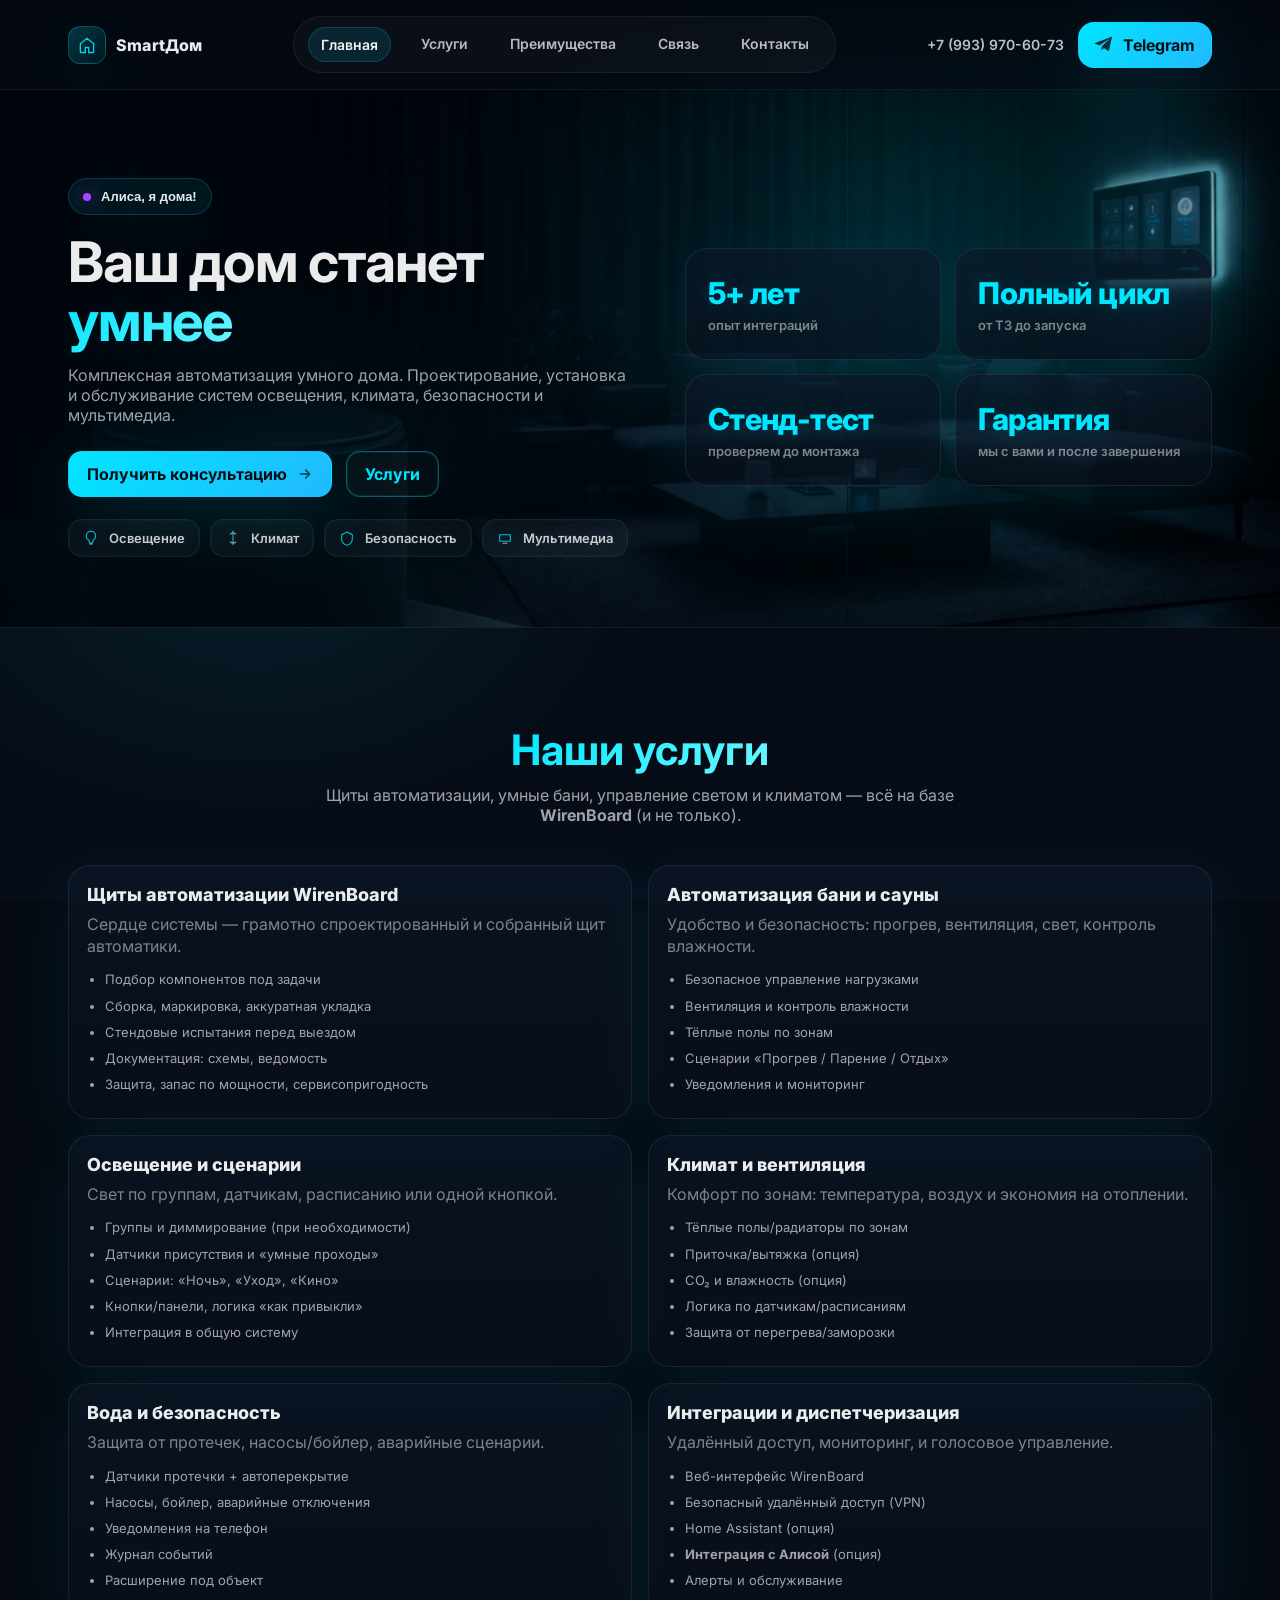
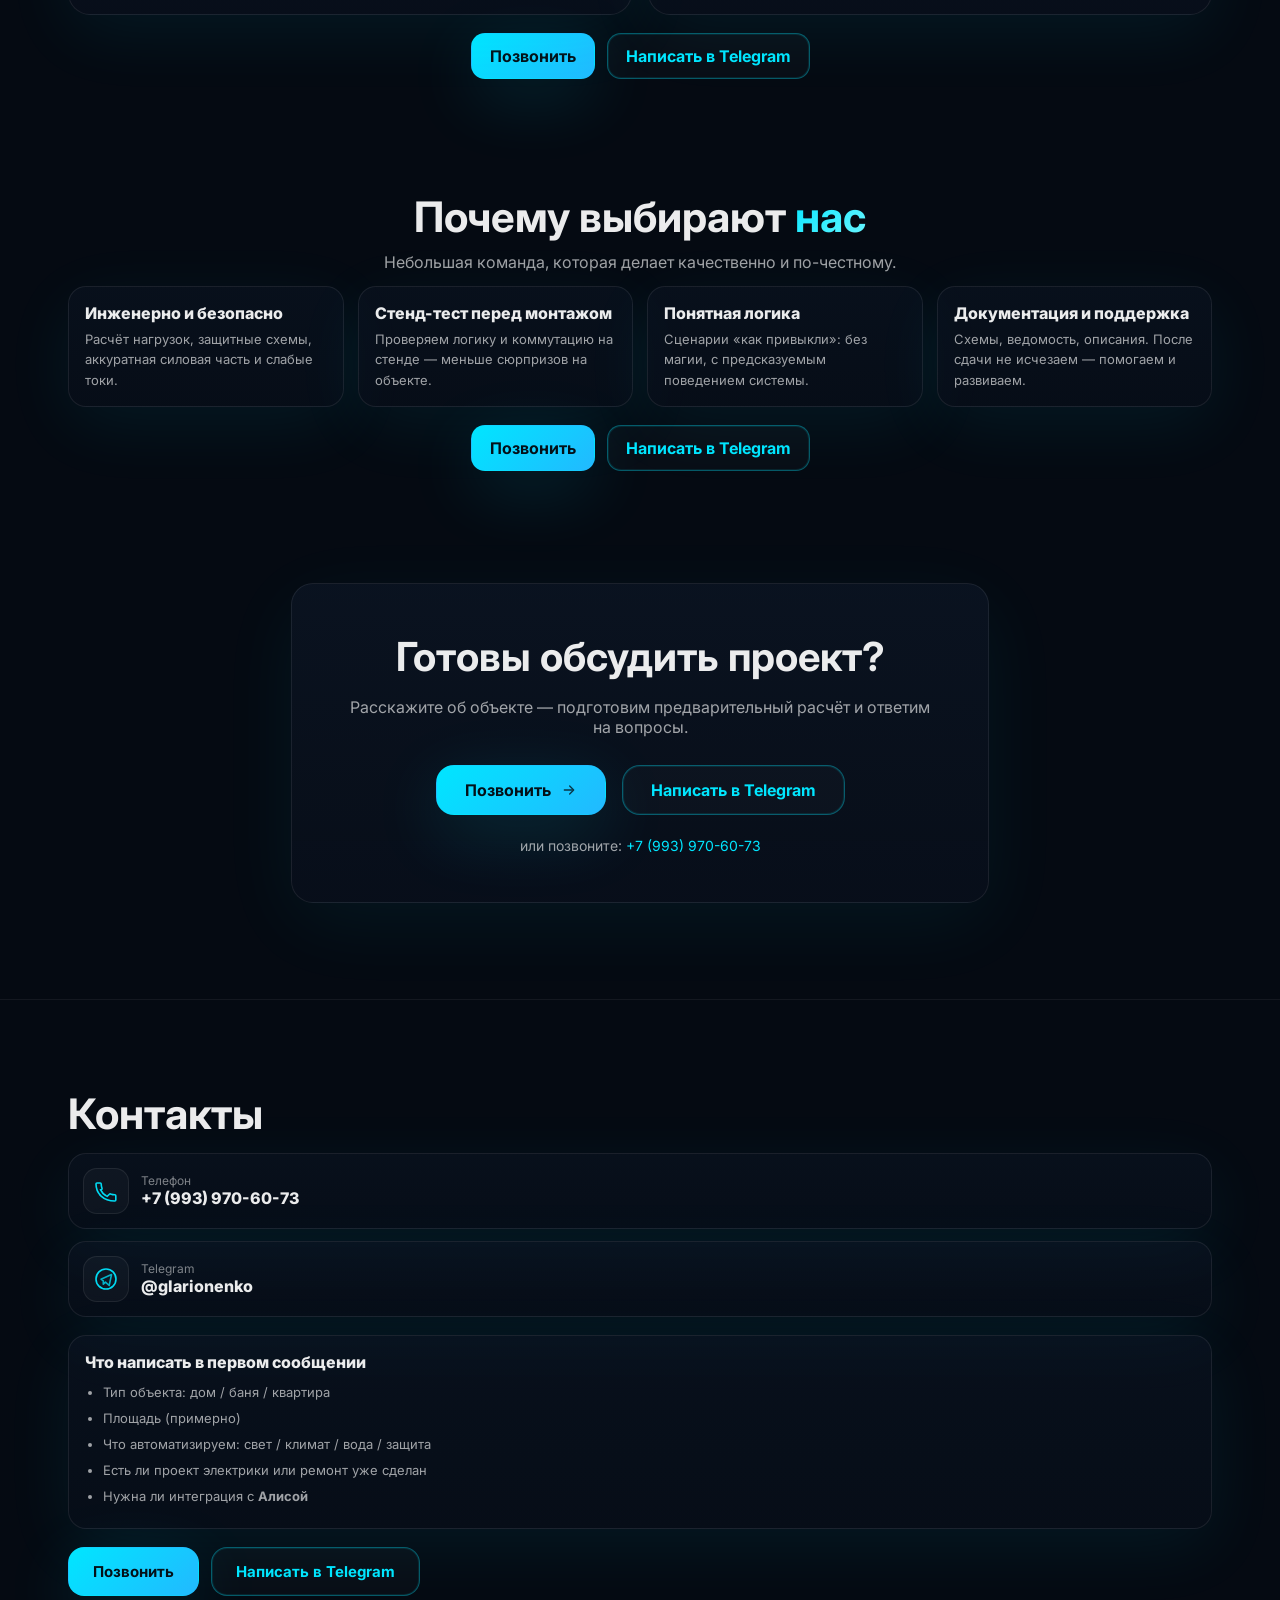
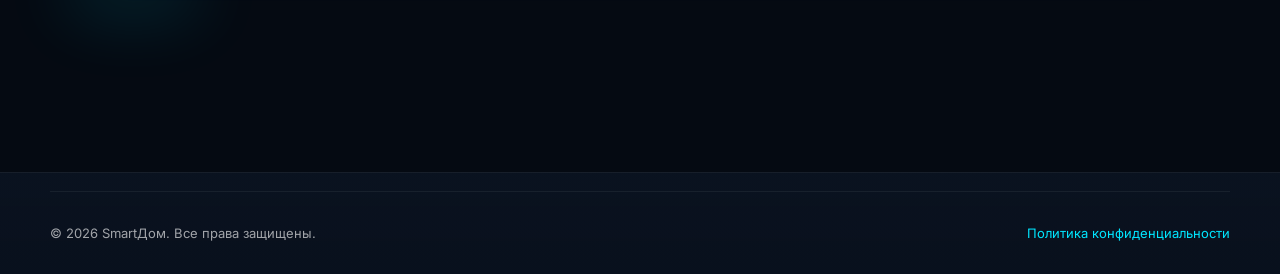
<file: index.html>
<!doctype html>
<html lang="ru">
<head>
  <meta charset="UTF-8" />
  <meta name="viewport" content="width=device-width,initial-scale=1" />
  <title>SmartДом — умный дом и баня на WirenBoard</title>

  <meta name="description" content="Автоматизация дома и бани под ключ: щиты автоматики, свет, климат, вода и безопасность. Основа — WirenBoard. Интеграция с Алисой. Проект, сборка, монтаж, поддержка." />
<meta property="og:image" content="https://xn--b1aeoaoceff6ao2h.xn--p1ai/meta.png?v=2">
<meta property="og:url" content="https://xn--b1aeoaoceff6ao2h.xn--p1ai/">
<meta property="og:type" content="website">

  <link rel="preconnect" href="https://fonts.googleapis.com">
  <link rel="preconnect" href="https://fonts.gstatic.com" crossorigin>
  <link href="https://fonts.googleapis.com/css2?family=Inter:wght@300;400;600;700;800&display=swap" rel="stylesheet">

  <link rel="stylesheet" href="./styles.css" />
  <script defer src="./script.js"></script>
</head>

<body>
    <div id="top-sentinel" aria-hidden="true"></div>

  <div class="wrap" id="top">

    <!-- Header -->
    <header class="header">
      <div class="container">
        <div class="headRow">
          <div class="brand">
            <div class="brandMark" aria-hidden="true">
              <svg viewBox="0 0 24 24" fill="none">
                <path d="M4 10.5 12 4l8 6.5V20a1 1 0 0 1-1 1h-5v-6H10v6H5a1 1 0 0 1-1-1v-9.5Z"
                      stroke="rgba(0,230,255,.95)" stroke-width="1.6" />
              </svg>
            </div>
            <div>SmartДом</div>
          </div>

          <nav class="nav" aria-label="Навигация">
            <a class="active" href="#top">Главная</a>
            <a href="#services">Услуги</a>
            <a href="#why-us">Преимущества</a>
            <a href="#cta">Связь</a>
            <a href="#contacts">Контакты</a>
          </nav>

          <div class="headRight">
  <a class="phone" href="tel:+79939706073">+7&nbsp;(993)&nbsp;970-60-73</a>

  <a class="btn btnPrimary btnSmall" href="https://t.me/glarionenko" target="_blank" rel="noopener">
    <svg class="btnIcon" viewBox="0 0 24 24" fill="none" aria-hidden="true">
      <path d="M21.8 4.6 18.7 19c-.2 1-1 1.2-1.8.7l-4.9-3.6-2.4 2.3c-.3.3-.5.5-1 .5l.4-5.3 9.7-8.8c.4-.4-.1-.6-.7-.2l-12 7.6-5.2-1.6c-1.1-.3-1.1-1.1.2-1.6l20.2-7.8c.9-.3 1.7.2 1.4 1.6Z"
            fill="#05121a"/>
    </svg>
    Telegram
  </a>
</div>

        </div>
      </div>
    </header>

    <main>

      <!-- HERO (визуал как в референсе, данные — ваши) -->
 <!-- Hero (как в референсе, меняем только 4 плашки справа и кнопку "Узнать стоимость" -> "Услуги") -->
<section class="hero">
  <div class="heroBg" aria-hidden="true">
  <div class="heroBgLayer heroBgFull"></div>
  <div class="heroBgLayer heroBgHalf"></div>
  <div class="heroBgLayer heroBgClosed"></div>
</div>


  <div class="container">
    <div class="heroGrid">
      <div>
        <button class="pill pillBtn" type="button" id="alicaToggle" aria-pressed="false">
  <span class="dot"></span>
  <span class="pillText">Алиса, я дома</span>
</button>


        <h1>
          Ваш дом станет<br>
          <span class="gradWord">умнее</span>
        </h1>

        <p class="lead">
          Комплексная автоматизация умного дома. Проектирование, установка и обслуживание систем
          освещения, климата, безопасности и мультимедиа.
        </p>

        <div class="ctaRow">
          <a class="btn btnPrimary" href="#cta">
            Получить консультацию
            <svg class="arrow" viewBox="0 0 24 24" fill="none" aria-hidden="true">
              <path d="M5 12h12" stroke="#05121a" stroke-width="2" stroke-linecap="round"/>
              <path d="M13 6l6 6-6 6" stroke="#05121a" stroke-width="2" stroke-linecap="round" stroke-linejoin="round"/>
            </svg>
          </a>

          <!-- ИЗМЕНЕНО: было "Узнать стоимость" (#pricing) -->
          <a class="btn btnOutline" href="#services">Услуги</a>
        </div>

        <div class="chips" aria-label="Разделы">
          <span class="chip">
            <svg viewBox="0 0 24 24" fill="none" aria-hidden="true">
              <path d="M12 2a7 7 0 0 1 3 13.3V17a3 3 0 0 1-6 0v-1.7A7 7 0 0 1 12 2Z" stroke="rgba(0,230,255,.95)" stroke-width="1.6"/>
              <path d="M10 21h4" stroke="rgba(255,255,255,.7)" stroke-width="1.6" stroke-linecap="round"/>
            </svg>
            Освещение
          </span>

          <span class="chip">
            <svg viewBox="0 0 24 24" fill="none" aria-hidden="true">
              <path d="M12 2v20" stroke="rgba(0,230,255,.95)" stroke-width="1.6" stroke-linecap="round"/>
              <path d="M8 6c2.5-2 5.5-2 8 0" stroke="rgba(255,255,255,.7)" stroke-width="1.6" stroke-linecap="round"/>
              <path d="M8 18c2.5 2 5.5 2 8 0" stroke="rgba(255,255,255,.7)" stroke-width="1.6" stroke-linecap="round"/>
            </svg>
            Климат
          </span>

          <span class="chip">
            <svg viewBox="0 0 24 24" fill="none" aria-hidden="true">
              <path d="M12 3l8 4v6c0 5-3.5 8.5-8 10-4.5-1.5-8-5-8-10V7l8-4Z" stroke="rgba(0,230,255,.95)" stroke-width="1.6"/>
            </svg>
            Безопасность
          </span>

          <span class="chip">
            <svg viewBox="0 0 24 24" fill="none" aria-hidden="true">
              <path d="M4 7h16v10H4V7Z" stroke="rgba(0,230,255,.95)" stroke-width="1.6"/>
              <path d="M9 20h6" stroke="rgba(255,255,255,.7)" stroke-width="1.6" stroke-linecap="round"/>
            </svg>
            Мультимедиа
          </span>
        </div>
      </div>

      <!-- ИЗМЕНЕНО: только содержимое 4 плашек -->
      <div class="statsGrid" aria-label="Ключевые показатели">
        <div class="stat">
          <div class="num">5+ лет</div>
          <div class="lbl">опыт интеграций</div>
        </div>
        <div class="stat">
          <div class="num">Полный цикл</div>
          <div class="lbl">от ТЗ до запуска</div>
        </div>
        <div class="stat">
          <div class="num">Стенд-тест</div>
          <div class="lbl">проверяем до монтажа</div>
        </div>
        <div class="stat">
          <div class="num">Гарантия</div>
          <div class="lbl">мы с вами и после завершения</div>
        </div>
      </div>
    </div>
  </div>
</section>



      <!-- SERVICES -->
      <section id="services" class="services">
        <div class="container">
          <div class="sectionHead">
            <div>
              <h2><span class="gradient">Наши услуги</span></h2>
              <p class="subtitle">
                Щиты автоматизации, умные бани, управление светом и климатом — всё на базе <b>WirenBoard</b> (и не только).
              </p>
            </div>
          </div>

          <!-- Плашки как в референсе (wide cards + мини-списки) -->
          <div class=" serviceGridWide">
            <article class="serviceCard serviceCardWide">
              <h3>Щиты автоматизации WirenBoard</h3>
              <p>Сердце системы — грамотно спроектированный и собранный щит автоматики.</p>
              <ul class="miniList">
                <li>Подбор компонентов под задачи</li>
                <li>Сборка, маркировка, аккуратная укладка</li>
                <li>Стендовые испытания перед выездом</li>
                <li>Документация: схемы, ведомость</li>
                <li>Защита, запас по мощности, сервисопригодность</li>
              </ul>
            </article>

            <article class="serviceCard serviceCardWide">
              <h3>Автоматизация бани и сауны</h3>
              <p>Удобство и безопасность: прогрев, вентиляция, свет, контроль влажности.</p>
              <ul class="miniList">
                <li>Безопасное управление нагрузками</li>
                <li>Вентиляция и контроль влажности</li>
                <li>Тёплые полы по зонам</li>
                <li>Сценарии «Прогрев / Парение / Отдых»</li>
                <li>Уведомления и мониторинг</li>
              </ul>
            </article>

            <article class="serviceCard serviceCardWide">
              <h3>Освещение и сценарии</h3>
              <p>Свет по группам, датчикам, расписанию или одной кнопкой.</p>
              <ul class="miniList">
                <li>Группы и диммирование (при необходимости)</li>
                <li>Датчики присутствия и «умные проходы»</li>
                <li>Сценарии: «Ночь», «Уход», «Кино»</li>
                <li>Кнопки/панели, логика «как привыкли»</li>
                <li>Интеграция в общую систему</li>
              </ul>
            </article>

            <article class="serviceCard serviceCardWide">
              <h3>Климат и вентиляция</h3>
              <p>Комфорт по зонам: температура, воздух и экономия на отоплении.</p>
              <ul class="miniList">
                <li>Тёплые полы/радиаторы по зонам</li>
                <li>Приточка/вытяжка (опция)</li>
                <li>CO₂ и влажность (опция)</li>
                <li>Логика по датчикам/расписаниям</li>
                <li>Защита от перегрева/заморозки</li>
              </ul>
            </article>

            <article class="serviceCard serviceCardWide">
              <h3>Вода и безопасность</h3>
              <p>Защита от протечек, насосы/бойлер, аварийные сценарии.</p>
              <ul class="miniList">
                <li>Датчики протечки + автоперекрытие</li>
                <li>Насосы, бойлер, аварийные отключения</li>
                <li>Уведомления на телефон</li>
                <li>Журнал событий</li>
                <li>Расширение под объект</li>
              </ul>
            </article>

            <article class="serviceCard serviceCardWide">
              <h3>Интеграции и диспетчеризация</h3>
              <p>Удалённый доступ, мониторинг, и голосовое управление.</p>
              <ul class="miniList">
                <li>Веб-интерфейс WirenBoard</li>
                <li>Безопасный удалённый доступ (VPN)</li>
                <li>Home Assistant (опция)</li>
                <li><b>Интеграция с Алисой</b> (опция)</li>
                <li>Алерты и обслуживание</li>
              </ul>
            </article>
          </div>

          <!-- Кнопки перенесены ВНИЗ секции -->
          <div class="sectionFoot">
            <a class="btn btnPrimary" href="tel:+79939706073">Позвонить</a>
            <a class="btn btnOutline" href="https://t.me/glarionenko" target="_blank" rel="noopener">Написать в Telegram</a>
          </div>
        </div>
      </section>

      <!-- WHY (визуал — референс: плашки + заголовок) -->
      <section id="why-us" class="whyUs">
        <div class="container">
          <div class="whyMini">
              <div class="whyMiniHead">
                <h2>Почему выбирают <span class="gradient">нас</span></h2>
                <p class="subtitle">Небольшая команда, которая делает качественно и по-честному.</p>
              </div>
            

            <div class="whyMiniGrid">
              <div class="whyCard">
                <h3>Инженерно и безопасно</h3>
                <p>Расчёт нагрузок, защитные схемы, аккуратная силовая часть и слабые токи.</p>
              </div>
              <div class="whyCard">
                <h3>Стенд-тест перед монтажом</h3>
                <p>Проверяем логику и коммутацию на стенде — меньше сюрпризов на объекте.</p>
              </div>
              <div class="whyCard">
                <h3>Понятная логика</h3>
                <p>Сценарии «как привыкли»: без магии, с предсказуемым поведением системы.</p>
              </div>
              <div class="whyCard">
                <h3>Документация и поддержка</h3>
                <p>Схемы, ведомость, описания. После сдачи не исчезаем — помогаем и развиваем.</p>
              </div>
            </div>

            <!-- Кнопки ВНИЗУ блока -->
            <div class="sectionFoot">
              <a class="btn btnPrimary" href="tel:+79939706073">Позвонить</a>
              <a class="btn btnOutline" href="https://t.me/glarionenko" target="_blank" rel="noopener">Написать в Telegram</a>
            </div>
          </div>
        </div>
      </section>

      <!-- CTA (остался как в референсе) -->
      <section class="ctaSection" id="cta">
        <div class="container">
          <div class="ctaCard">
            <h2>Готовы обсудить проект?</h2>
            <p class="subtitle">Расскажите об объекте — подготовим предварительный расчёт и ответим на вопросы.</p>

            <div class="ctaRow">
              <a class="btn btnPrimary btnBig" href="tel:+79939706073">
                Позвонить
                <svg class="arrow" viewBox="0 0 24 24" fill="none" aria-hidden="true">
                  <path d="M5 12h12" stroke="#05121a" stroke-width="2" stroke-linecap="round"/>
                  <path d="M13 6l6 6-6 6" stroke="#05121a" stroke-width="2" stroke-linecap="round" stroke-linejoin="round"/>
                </svg>
              </a>

              <a class="btn btnOutline btnBig" href="https://t.me/glarionenko" target="_blank" rel="noopener">
                Написать в Telegram
              </a>
            </div>

            <div class="ctaPhone">
              или позвоните:
              <a href="tel:+79939706073">+7&nbsp;(993)&nbsp;970-60-73</a>
            </div>
          </div>
        </div>
      </section>

      <!-- CONTACTS (минимально, как визитка) -->
      <section id="contacts" class="contacts">
        <div class="container">
          <div class="contactsGrid contactsGridSingle">
            <div class="contactsLeft">
              <h2>Контакты</h2>

              <div class="contactItem">
                <div class="contactIcon" aria-hidden="true">
                  <svg viewBox="0 0 24 24" fill="none">
                    <path d="M6.6 10.8c1.3 2.6 3.9 5.3 6.6 6.6l2.2-2.2c.3-.3.8-.4 1.2-.2 1.3.5 2.7.8 4.2.8.6 0 1 .4 1 1V21c0 .6-.4 1-1 1C9.4 22 2 14.6 2 5c0-.6.4-1 1-1h3.2c.6 0 1 .4 1 1 0 1.5.3 2.9.8 4.2.1.4 0 .9-.2 1.2L6.6 10.8Z"
                          stroke="rgba(0,230,255,.95)" stroke-width="1.6"/>
                  </svg>
                </div>
                <div>
                  <div class="contactLabel">Телефон</div>
                  <a class="contactValue" href="tel:+79939706073">+7 (993) 970-60-73</a>
                </div>
              </div>

              <div class="contactItem">
                <div class="contactIcon" aria-hidden="true">
                  <svg viewBox="0 0 24 24" fill="none">
                    <path d="M12 22c5.523 0 10-4.477 10-10S17.523 2 12 2 2 6.477 2 12s4.477 10 10 10Z"
                          stroke="rgba(0,230,255,.95)" stroke-width="1.6"/>
                    <path d="M7 12.2 17.5 7.6l-2.3 10.9-3.7-3.3-2.2 2v-3.3L7 12.2Z"
                          stroke="rgba(0,230,255,.75)" stroke-width="1.6" stroke-linejoin="round"/>
                  </svg>
                </div>
                <div>
                  <div class="contactLabel">Telegram</div>
                  <a class="contactValue" href="https://t.me/glarionenko" target="_blank" rel="noopener">@glarionenko</a>
                </div>
              </div>

              <div class="hintCard" style="margin-top: 18px;">
                <h3>Что написать в первом сообщении</h3>
                <ul class="hintList">
                  <li>Тип объекта: дом / баня / квартира</li>
                  <li>Площадь (примерно)</li>
                  <li>Что автоматизируем: свет / климат / вода / защита</li>
                  <li>Есть ли проект электрики или ремонт уже сделан</li>
                  <li>Нужна ли интеграция с <b>Алисой</b></li>
                </ul>
              </div>

              <!-- Кнопки внизу секции контактов -->
              <div class="sectionFoot sectionFootLeft">
                <a class="btn btnPrimary btnBig" href="tel:+79939706073">Позвонить</a>
                <a class="btn btnOutline btnBig" href="https://t.me/glarionenko" target="_blank" rel="noopener">Написать в Telegram</a>
              </div>
            </div>
          </div>
        </div>
      </section>

      <footer class="footer footerMinimal">
        <div class="container footerBottom">
          <p>©&nbsp;2026 SmartДом. Все права защищены.</p>
          <p><a href="#">Политика конфиденциальности</a></p>
        </div>
      </footer>

    </main>
  </div>
</body>
</html>
</file>
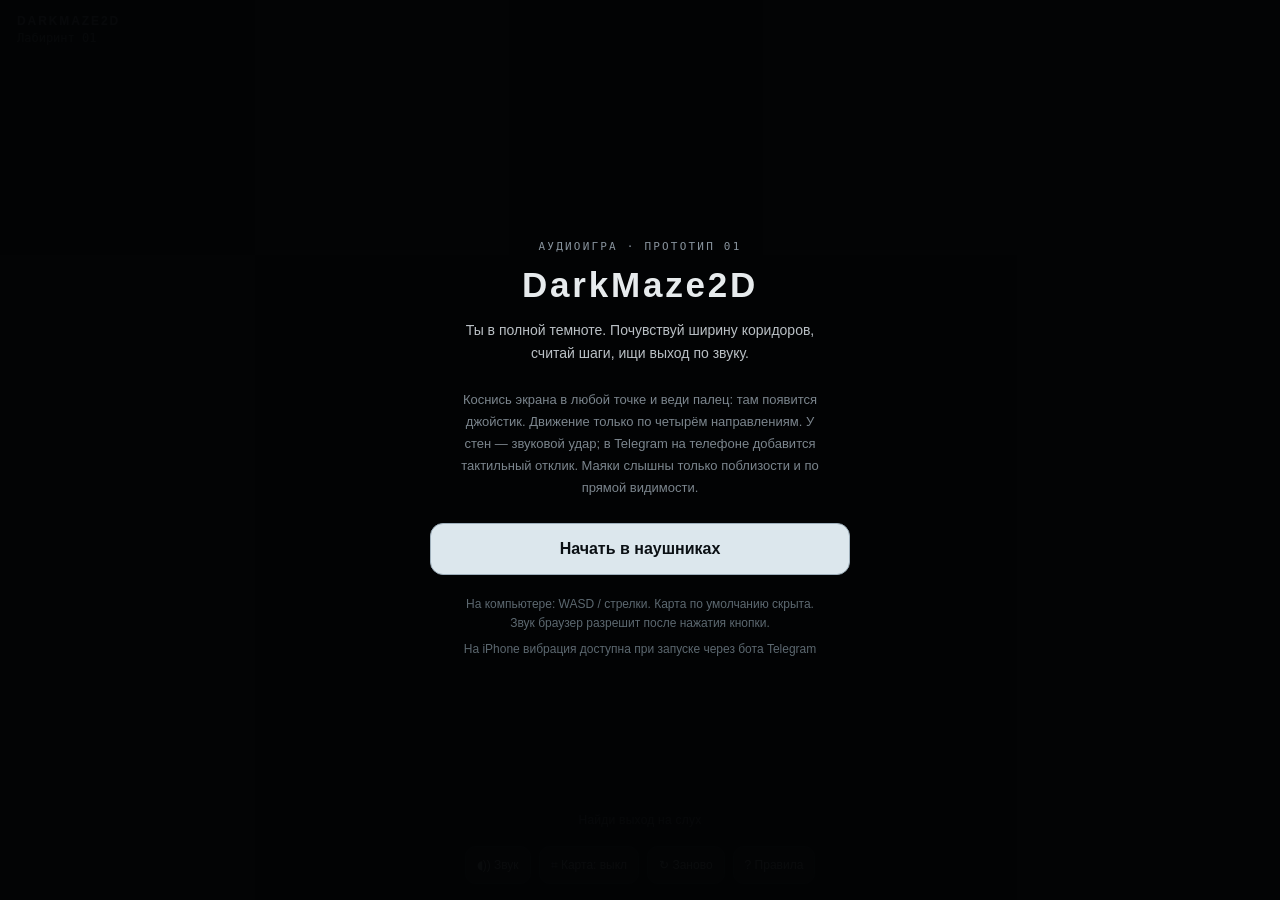
<file: darkmaze2d/index.html>
<!doctype html>
<html lang="ru">
<head>
  <meta charset="utf-8" />
  <meta name="viewport" content="width=device-width, initial-scale=1.0, viewport-fit=cover, maximum-scale=1.0, user-scalable=no" />
  <meta name="theme-color" content="#030405" />
  <meta name="apple-mobile-web-app-capable" content="yes" />
  <title>DarkMaze2D — слуховой лабиринт</title>
  <!-- Official Telegram Mini Apps bridge; site remains playable outside Telegram. -->
  <script src="https://telegram.org/js/telegram-web-app.js?65"></script>
  <style>
    :root { color-scheme: dark; font-family: -apple-system, BlinkMacSystemFont, 'Segoe UI', sans-serif;
      --ink:#e7ebed; --muted:#777f87; --soft:#1b2025; --edge:#24292d; }
    * { box-sizing:border-box; -webkit-tap-highlight-color: transparent; }
    html,body { height:100%; margin:0; background:#030405; color:var(--ink); overflow:hidden; }
    body { overscroll-behavior:none; user-select:none; -webkit-user-select:none; }
    button { color:inherit; font:inherit; cursor:pointer; }
    #game { position:fixed; inset:0; height:100dvh; background:#030405; touch-action:none; overflow:hidden; }
    #field { position:absolute; inset:0; touch-action:none; }
    #field:focus { outline:none; }
    #map { display:none; position:absolute; inset:0; width:100%; height:100%; pointer-events:none; }
    #map.debug { display:block; }
    #hud { position:absolute; inset:0; pointer-events:none; }
    .top { position:absolute; top:calc(14px + env(safe-area-inset-top)); left:17px; right:17px; display:flex;
      justify-content:space-between; align-items:flex-start; gap:14px; }
    .brand { font-size:12px; font-weight:700; letter-spacing:0.16em; color:#7f8b97; }
    .metric { font:12px/1.8 ui-monospace, SFMono-Regular, Menlo, monospace; color:#71808a; }
    .stat { font:12px/1.8 ui-monospace, SFMono-Regular, Menlo, monospace; text-align:right; color:#66717a; }
    #game:not(.debug-mode) .stat { opacity:0; }
    .foot { position:absolute; bottom:calc(16px + env(safe-area-inset-bottom)); left:14px; right:14px;
      display:flex; flex-wrap:wrap; justify-content:center; align-items:center; gap:8px; pointer-events:auto; }
    .chip { border:1px solid #252c33; background:rgba(20,24,28,.85); border-radius:11px;
      padding:10px 11px; font-size:12px; color:#bac3cb; min-height:38px; }
    .chip:active { background:#353d44; }
    .chip.active { color:#e3cfa8; border-color:#745b38; }
    #status { position:absolute; bottom:calc(73px + env(safe-area-inset-bottom)); left:16px; right:16px;
      text-align:center; font-size:12px; letter-spacing:.02em; color:#6b7781; transition:opacity .3s; }
    .joystick { position:absolute; left:0; top:0; width:130px; height:130px; transform:translate(-50%,-50%);
      display:none; pointer-events:none; opacity:0.75; }
    .joystick.show { display:block; }
    .joystick .ring { position:absolute; width:108px; height:108px; border:1px solid #48545e;
      background:radial-gradient(circle,rgba(32,43,52,.2),rgba(10,13,16,.1)); border-radius:50%; left:11px; top:11px; }
    .joystick .knob { position:absolute; left:65px; top:65px; width:31px; height:31px;
      border:1px solid #adb8c0; border-radius:50%; background:#66717d; transform:translate(-50%,-50%); }
    .overlay { position:absolute; inset:0; display:grid; place-items:center;
      background:rgba(3,4,5,.96); z-index:10; padding:25px; }
    .overlay.hidden { display:none; }
    .dialog { width:min(100%,420px); text-align:center; }
    h1 { margin:0 0 10px; font-size:clamp(26px,7vw,35px); letter-spacing:.08em; font-weight:650; }
    .eyebrow { font:11px ui-monospace,SFMono-Regular,Menlo,monospace; letter-spacing:.2em;
      color:#87929c; margin-bottom:12px; }
    .lead { color:#bac0c5; line-height:1.65; font-size:14px; margin:14px auto 23px; max-width:360px; }
    .detail { color:#7b858d; line-height:1.7; font-size:13px; max-width:370px; margin:0 auto 24px; }
    .primary { width:100%; padding:16px 24px; border:1px solid #9eafbb; border-radius:13px;
      color:#0b1014; background:#dce7ed; font-size:16px; font-weight:650; }
    .secondary { margin-top:10px; width:100%; padding:12px 24px; border:1px solid #2c3339; border-radius:13px;
      color:#bbc4c9; background:transparent; font-size:14px; }
    .hint { margin-top:20px; color:#5c6870; font-size:12px; line-height:1.6; }
    #toast { position:absolute; top:calc(74px + env(safe-area-inset-top)); left:50%; transform:translateX(-50%);
      white-space:nowrap; font-size:12px; color:#bbd1df; background:#1b242a; border-radius:8px;
      padding:9px 14px; opacity:0; transition:opacity .2s; pointer-events:none; }
    #toast.show { opacity:1; }
    @media (max-height:600px) { .foot { bottom:10px; } #status { bottom:61px; } .top { top:10px; } .hint { margin-top:10px; } }
    @media (prefers-reduced-motion:reduce) { *,*:before,*:after { transition:none !important; } }
  </style>
</head>
<body>
<div id="game">
  <div id="field" role="application" aria-label="Слуховой лабиринт. Управление касанием или клавишами WASD и стрелками." tabindex="0">
    <canvas id="map" aria-hidden="true"></canvas>
    <div class="joystick" id="joy" aria-hidden="true"><div class="ring"></div><div class="knob" id="knob"></div></div>
  </div>
  <div id="hud">
    <div class="top">
      <div><div class="brand">DARKMAZE2D</div><div class="metric" id="levelText">Лабиринт 01</div></div>
      <div class="stat"><div id="stepsText">ШАГИ 000</div><div id="sightText">ЗВУК: ПРЯМАЯ ВИДИМОСТЬ</div></div>
    </div>
    <div id="status">Найди выход на слух</div>
    <div class="foot">
      <button class="chip" id="soundBtn" type="button">◖)) Звук</button>
      <button class="chip" id="mapBtn" type="button">⌗ Карта: выкл</button>
      <button class="chip" id="resetBtn" type="button">↻ Заново</button>
      <button class="chip" id="helpBtn" type="button">? Правила</button>
    </div>
  </div>
  <div id="toast" aria-live="polite"></div>
  <div class="overlay" id="startOverlay">
    <div class="dialog">
      <div class="eyebrow">АУДИОИГРА · ПРОТОТИП 01</div>
      <h1>DarkMaze2D</h1>
      <div class="lead">Ты в полной темноте. Почувствуй ширину коридоров, считай шаги, ищи выход по звуку.</div>
      <div class="detail">Коснись экрана в любой точке и веди палец: там появится джойстик. Движение только по четырём направлениям. У стен — звуковой удар; в Telegram на телефоне добавится тактильный отклик. Маяки слышны только поблизости и по прямой видимости.</div>
      <button class="primary" id="startBtn" type="button">Начать в наушниках</button>
      <div class="hint">На компьютере: WASD / стрелки. Карта по умолчанию скрыта.<br>Звук браузер разрешит после нажатия кнопки.<span id="hapticInfo" style="display:block;margin-top:7px"></span></div>
    </div>
  </div>
  <div class="overlay hidden" id="helpOverlay">
    <div class="dialog">
      <div class="eyebrow">ПРАВИЛА</div>
      <h1>Слушай пространство</h1>
      <div class="detail">Каждый шаг звучит после одного диаметра персонажа <strong>реально пройденного пути</strong>. Коридоры шириной в три диаметра — можно сместиться к стене и снова найти середину.<br><br>Тупики содержат разные звуковые маяки. Они слышны лишь на небольшом расстоянии, пока прямая между тобой и источником не пересекает стену. Выход подаёт узнаваемый тройной сигнал. Двигайся за ним и пройди сквозь проём наружу.<br><br>Отладочная карта нужна только для проверки механики.</div>
      <button class="primary" id="helpClose" type="button">Продолжить</button>
    </div>
  </div>
  <div class="overlay hidden" id="winOverlay">
    <div class="dialog">
      <div class="eyebrow">ВЫХОД НАЙДЕН</div>
      <h1>Ты выбрался</h1>
      <div class="lead" id="winStats"></div>
      <button class="primary" id="nextBtn" type="button">Следующий лабиринт</button>
      <button class="secondary" id="retryBtn" type="button">Повторить этот</button>
    </div>
  </div>
</div>
<script>
(() => {
  'use strict';
  const $ = id => document.getElementById(id);
  // This JS bridge only works when the page is launched as a Telegram Mini App
  // (from a bot's Mini App/menu button), not via a normal chat URL in Safari.
  const tg=window.Telegram && window.Telegram.WebApp;
  const inTelegram=!!(tg && typeof tg.platform==='string' &&
    tg.platform!=='' && tg.platform!=='unknown');
  if(inTelegram){
    try {
      tg.ready();
      tg.expand();
      if(tg.isVersionAtLeast && tg.isVersionAtLeast('7.7') && tg.disableVerticalSwipes)
        tg.disableVerticalSwipes();
      if(tg.setBackgroundColor)tg.setBackgroundColor('#030405');
    } catch(err) { console.warn('Telegram Mini App initialization:',err); }
  }
  function haptic(kind){
    if(inTelegram && tg.HapticFeedback){
      try {
        if(kind==='wall')tg.HapticFeedback.impactOccurred('rigid');
        else if(kind==='win')tg.HapticFeedback.notificationOccurred('success');
        return true;
      } catch(err) { console.warn('Telegram haptic:',err); }
    }
    // Android/browser fallback. iOS Safari doesn't implement navigator.vibrate.
    if(kind==='wall' && typeof navigator.vibrate==='function'){
      try {return !!navigator.vibrate(28);}catch(_){}
    }
    return false;
  }
  const hapticInfo=$('hapticInfo');
  if(hapticInfo)hapticInfo.textContent=inTelegram
    ? 'Telegram Mini App: тактильный отклик при столкновении'
    : 'На iPhone вибрация доступна при запуске через бота Telegram';
  const el = {
    field:$('field'), map:$('map'), joy:$('joy'),knob:$('knob'),
    start:$('startOverlay'),help:$('helpOverlay'),win:$('winOverlay'),
    startBtn:$('startBtn'),helpBtn:$('helpBtn'),helpClose:$('helpClose'),
    next:$('nextBtn'),retry:$('retryBtn'),resetBtn:$('resetBtn'),
    mapBtn:$('mapBtn'),soundBtn:$('soundBtn'),
    level:$('levelText'),steps:$('stepsText'),sight:$('sightText'),
    status:$('status'),toast:$('toast'),winStats:$('winStats')
  };
  const TILE=4;                  // 3 walkable diameters and 1 diameter wall between cells
  const PLAYER_R=0.5;             // diameter exactly 1 map unit
  const STEP_DISTANCE=1;          // one sound = one diameter of ACTUAL travelled distance
  const PLAYER_SPEED=2.7;         // map units/s
  const BEACON_RADIUS=7.2;        // in hero diameters; walls fully occlude the signal
  const JOY_RADIUS=53;
  const dirs=[{dx:1,dy:0,opp:2},{dx:0,dy:1,opp:3},{dx:-1,dy:0,opp:0},{dx:0,dy:-1,opp:1}];
  let stage=1,maze,player,beacons=[],steps=0,stepRemainder=0,moving=false,won=false,playing=false,debug=false;
  let input={dx:0,dy:0,power:0},face={dx:1,dy:0},lastCollision=0,elapsed=0,frameTime=0;
  let touchId=null,touchBase={x:0,y:0},keys=[];
  let toastUntil=0;

  function randInt(n){return Math.floor(Math.random()*n);}
  function buildMaze(cols,rows) {
    // Cell-level randomized depth-first spanning tree (every cell is reachable).
    const cells=Array.from({length:cols*rows},()=>({links:[false,false,false,false],seen:false}));
    const idx=(x,y)=>y*cols+x;
    const stack=[0]; cells[0].seen=true;
    while(stack.length){
      const cur=stack[stack.length-1],cx=cur%cols,cy=Math.floor(cur/cols);
      const options=[];
      for(let d=0;d<4;d++){
        const nx=cx+dirs[d].dx,ny=cy+dirs[d].dy;
        if(nx>=0&&ny>=0&&nx<cols&&ny<rows&&!cells[idx(nx,ny)].seen) options.push([d,idx(nx,ny)]);
      }
      if(!options.length){stack.pop();continue;}
      const [d,next]=options[randInt(options.length)];
      cells[cur].links[d]=true;cells[next].links[dirs[d].opp]=true;
      cells[next].seen=true;stack.push(next);
    }
    const dist=Array(cols*rows).fill(-1); dist[0]=0;const queue=[0];
    for(let k=0;k<queue.length;k++){
      const c=queue[k],cx=c%cols,cy=Math.floor(c/cols);
      for(let d=0;d<4;d++) if(cells[c].links[d]){
        const nx=cx+dirs[d].dx,ny=cy+dirs[d].dy,ni=idx(nx,ny);
        if(dist[ni]===-1){dist[ni]=dist[c]+1;queue.push(ni);}
      }
    }
    // Long route: select farthest boundary cell from the starting point.
    let goal=0;
    for(let i=1;i<cells.length;i++){
      const x=i%cols,y=Math.floor(i/cols);
      if((x===0||y===0||x===cols-1||y===rows-1)&&dist[i]>dist[goal])goal=i;
    }
    const gx=goal%cols,gy=Math.floor(goal/cols);
    const candidates=[];
    if(gx===cols-1)candidates.push(0); if(gy===rows-1)candidates.push(1);
    if(gx===0)candidates.push(2); if(gy===0)candidates.push(3);
    const outDir=candidates[randInt(candidates.length)];
    const w=cols*TILE+1,h=rows*TILE+1;
    const walls=new Uint8Array(w*h);walls.fill(1);
    const carve=(x,y)=>{walls[y*w+x]=0;};
    for(let cy=0;cy<rows;cy++)for(let cx=0;cx<cols;cx++){
      for(let dy=1;dy<=3;dy++)for(let dx=1;dx<=3;dx++)carve(cx*TILE+dx,cy*TILE+dy);
      const cell=cells[idx(cx,cy)];
      if(cell.links[0])for(let dy=1;dy<=3;dy++)carve(cx*TILE+4,cy*TILE+dy);
      if(cell.links[1])for(let dx=1;dx<=3;dx++)carve(cx*TILE+dx,cy*TILE+4);
    }
    const exit={cell:goal,dir:outDir,x:gx*TILE+2.5,y:gy*TILE+2.5};
    if(outDir===0){exit.x=w-0.5;for(let dy=1;dy<=3;dy++)carve(w-1,gy*TILE+dy);}
    if(outDir===1){exit.y=h-0.5;for(let dx=1;dx<=3;dx++)carve(gx*TILE+dx,h-1);}
    if(outDir===2){exit.x=0.5;for(let dy=1;dy<=3;dy++)carve(0,gy*TILE+dy);}
    if(outDir===3){exit.y=0.5;for(let dx=1;dx<=3;dx++)carve(gx*TILE+dx,0);}
    const ends=[];
    for(let i=1;i<cells.length;i++){
      const links=cells[i].links.filter(Boolean).length;
      if(links===1&&i!==goal)ends.push({x:(i%cols)*TILE+2.5,y:Math.floor(i/cols)*TILE+2.5,kind:(i+ends.length)%4});
    }
    return {cols,rows,w,h,walls,cells,exit,ends,distance:dist[goal]};
  }

  function solidTile(tx,ty){
    if(tx>=0&&ty>=0&&tx<maze.w&&ty<maze.h) return maze.walls[ty*maze.w+tx]!==0;
    // The only legal exterior is the 3-diameter-wide lane through the exit.
    const e=maze.exit;
    if(e.dir===0&&tx>=maze.w&&ty>=0&&ty<maze.h) return Math.abs(ty+0.5-e.y)>1.01;
    if(e.dir===2&&tx<0&&ty>=0&&ty<maze.h) return Math.abs(ty+0.5-e.y)>1.01;
    if(e.dir===1&&ty>=maze.h&&tx>=0&&tx<maze.w) return Math.abs(tx+0.5-e.x)>1.01;
    if(e.dir===3&&ty<0&&tx>=0&&tx<maze.w) return Math.abs(tx+0.5-e.x)>1.01;
    return true;
  }
  function canOccupy(x,y){
    const r=PLAYER_R;
    for(let ty=Math.floor(y-r);ty<=Math.floor(y+r);ty++)
      for(let tx=Math.floor(x-r);tx<=Math.floor(x+r);tx++){
        if(!solidTile(tx,ty))continue;
        const nx=Math.max(tx,Math.min(x,tx+1));
        const ny=Math.max(ty,Math.min(y,ty+1));
        if((x-nx)*(x-nx)+(y-ny)*(y-ny)<r*r-0.00001)return false;
      }
    return true;
  }
  function visible(a,b){
    const dx=b.x-a.x,dy=b.y-a.y;
    const count=Math.max(1,Math.ceil(Math.hypot(dx,dy)/0.12));
    for(let i=1;i<count;i++){
      const x=a.x+dx*i/count,y=a.y+dy*i/count;
      if(solidTile(Math.floor(x),Math.floor(y)))return false;
    }
    return true;
  }
  function startStage(newMap=true){
    const size=Math.min(5+Math.floor((stage-1)/2),10);
    if(newMap||!maze)maze=buildMaze(size,size);
    player={x:2.5,y:2.5};face={dx:1,dy:0};
    steps=0;stepRemainder=0;elapsed=0;lastCollision=0;
    won=false;playing=true;moving=false;
    input={dx:0,dy:0,power:0};keys=[];
    releaseTouch();
    beacons=maze.ends.map((b,i)=>({...b,id:i,nextSound:0,gain:null,pan:null,level:0}));
    beacons.push({x:maze.exit.x,y:maze.exit.y,kind:4,id:beacons.length,nextSound:0,gain:null,pan:null,level:0});
    if(audio.ctx)audio.initBeacons();
    el.level.textContent=`Лабиринт ${String(stage).padStart(2,'0')}`;
    el.steps.textContent='ШАГИ 000';
    el.status.textContent='Найди выход на слух';
    el.win.classList.add('hidden');
    el.start.classList.add('hidden');
    el.help.classList.add('hidden');
    frameTime=performance.now();
  }
  function showToast(msg){el.toast.textContent=msg;el.toast.classList.add('show');toastUntil=performance.now()+1500;}
  function collided(now){
    if(now-lastCollision<550)return;
    lastCollision=now;
    audio.bump();
    haptic('wall'); // Telegram rigid impact, or browser vibration where supported
  }
  function reachedExit(){
    const e=maze.exit;
    return (e.dir===0&&player.x>maze.w+.45)
      ||(e.dir===1&&player.y>maze.h+.45)
      ||(e.dir===2&&player.x<-.45)
      ||(e.dir===3&&player.y<-.45);
  }
  function win(){
    if(won)return;
    won=true;playing=false;input.power=0;
    releaseTouch();
    audio.stopBeacons();
    audio.victory();
    haptic('win');
    el.winStats.textContent=`Лабиринт ${stage} · ${steps} шагов · ${Math.round(elapsed)} сек. Настоящие шаги — это путь, а не проигрываемая по таймеру анимация.`;
    el.win.classList.remove('hidden');
  }
  function advance(dt,now){
    if(!playing||el.help.classList.contains('hidden')===false)return;
    const keyDirection=dirFromKeys();
    const drive=keyDirection||input;
    if(drive.power<=0){moving=false;return;}
    face={dx:drive.dx,dy:drive.dy};
    const distance=PLAYER_SPEED*drive.power*dt;
    const count=Math.max(1,Math.ceil(distance/0.06));
    const small=distance/count;
    let actual=0,hit=false;
    for(let i=0;i<count;i++){
      const xx=player.x+drive.dx*small,yy=player.y+drive.dy*small;
      if(canOccupy(xx,yy)){
        actual+=Math.hypot(xx-player.x,yy-player.y);
        player.x=xx;player.y=yy;
      }else{
        // Resolve contact to the actual wall surface, not a whole simulation substep early.
        // This matters: wall → corridor centre is exactly one stride by design.
        let lo=0,hi=small;
        for(let j=0;j<12;j++){
          const mid=(lo+hi)*.5;
          if(canOccupy(player.x+drive.dx*mid,player.y+drive.dy*mid))lo=mid;
          else hi=mid;
        }
        if(lo>0){player.x+=drive.dx*lo;player.y+=drive.dy*lo;actual+=lo;}
        hit=true;break;
      }
      if(reachedExit()) { win(); break; }
    }
    if(actual>0){
      stepRemainder+=actual;
      while(stepRemainder+1e-9>=STEP_DISTANCE){
        stepRemainder-=STEP_DISTANCE;
        steps++;
        audio.step(steps);
      }
      el.steps.textContent=`ШАГИ ${String(steps).padStart(3,'0')}`;
    }
    if(hit)collided(now);
    moving=actual>0;
  }
  function dirFromKeys(){
    if(!keys.length)return null;
    const key=keys[keys.length-1];
    const mapping={ArrowUp:[0,-1],KeyW:[0,-1],ArrowDown:[0,1],KeyS:[0,1],ArrowLeft:[-1,0],KeyA:[-1,0],ArrowRight:[1,0],KeyD:[1,0]};
    const vec=mapping[key];return vec?{dx:vec[0],dy:vec[1],power:1}:null;
  }
  window.addEventListener('keydown',e=>{
    if(/^(ArrowUp|ArrowDown|ArrowLeft|ArrowRight|KeyW|KeyA|KeyS|KeyD)$/.test(e.code)){
      e.preventDefault();if(!keys.includes(e.code))keys.push(e.code);
    }
    if(e.code==='KeyM'&&playing)toggleMap();
  });
  window.addEventListener('keyup',e=>{keys=keys.filter(k=>k!==e.code);});
  window.addEventListener('blur',()=>{keys=[];input.power=0;releaseTouch();});

  function releaseTouch(){
    touchId=null;input={dx:0,dy:0,power:0};
    el.joy.classList.remove('show');
  }
  el.field.addEventListener('pointerdown',e=>{
    if(!playing||touchId!==null)return;
    if(e.pointerType==='mouse'&&e.button!==0)return;
    e.preventDefault();
    touchId=e.pointerId;touchBase={x:e.clientX,y:e.clientY};
    el.joy.style.left=`${touchBase.x}px`;el.joy.style.top=`${touchBase.y}px`;
    el.knob.style.transform='translate(-50%,-50%)';
    el.joy.classList.add('show');
    try{el.field.setPointerCapture(e.pointerId);}catch(_){}
    if(audio.ctx&&audio.ctx.state==='suspended')audio.ctx.resume().catch(()=>{});
  });
  el.field.addEventListener('pointermove',e=>{
    if(e.pointerId!==touchId)return;
    e.preventDefault();
    const dx=e.clientX-touchBase.x,dy=e.clientY-touchBase.y;
    const len=Math.hypot(dx,dy),factor=Math.min(1,JOY_RADIUS/Math.max(len,.001));
    el.knob.style.transform=`translate(calc(-50% + ${Math.round(dx*factor)}px),calc(-50% + ${Math.round(dy*factor)}px))`;
    if(len<12){input={dx:0,dy:0,power:0};return;}
    const power=Math.min(1,(len-8)/38);
    // Dominant-axis selection: diagonal movement is intentionally impossible.
    // Hysteresis avoids rapid left/right vs up/down switching around 45 degrees.
    const useX=input.power>0&&input.dx!==0 ? Math.abs(dx)>=Math.abs(dy)*.85
      : input.power>0&&input.dy!==0 ? Math.abs(dx)>Math.abs(dy)*1.15
      : Math.abs(dx)>=Math.abs(dy);
    input=useX ?{dx:Math.sign(dx),dy:0,power}
      :{dx:0,dy:Math.sign(dy),power};
  });
  ['pointerup','pointercancel','lostpointercapture'].forEach(type=>el.field.addEventListener(type,e=>{
    if(e.pointerId===touchId)releaseTouch();
  }));
  // Controls deliberately keep pointer events separate from the touchable playfield.
  function toggleMap(){debug=!debug;$('game').classList.toggle('debug-mode',debug);el.map.classList.toggle('debug',debug);el.mapBtn.classList.toggle('active',debug);el.mapBtn.textContent=debug?'⌗ Карта: вкл':'⌗ Карта: выкл';}
  el.mapBtn.addEventListener('click',toggleMap);
  el.soundBtn.addEventListener('click',()=>{
    audio.muted=!audio.muted;audio.refreshMute();
    el.soundBtn.textContent=audio.muted?'× Без звука':'◖)) Звук';
    el.soundBtn.classList.toggle('active',audio.muted);
  });
  el.resetBtn.addEventListener('click',()=>{if(!audio.ctx){return;}startStage(false);showToast('Повтор этого лабиринта');});
  el.helpBtn.addEventListener('click',()=>{if(!audio.ctx)return;el.help.classList.remove('hidden');input.power=0;releaseTouch();});
  el.helpClose.addEventListener('click',()=>{el.help.classList.add('hidden');el.field.focus();});
  el.next.addEventListener('click',()=>{stage++;startStage();});
  el.retry.addEventListener('click',()=>{startStage(false);});
  // Start gameplay synchronously on the button tap. In some WebKit previews
  // AudioContext.resume() may remain pending; it must never block the Start UI.
  el.startBtn.addEventListener('click',()=>{
    try {
      const unlocking=audio.unlock();
      startStage();el.field.focus();
      Promise.resolve(unlocking).catch(err=>{
        console.warn('Audio unavailable',err);
        showToast('Звук не доступен в этом браузере');
      });
    } catch(err) {
      console.warn('Audio unavailable',err);
      startStage();el.field.focus();
      showToast('Звук не доступен в этом браузере');
    }
  });

  const audio={
    ctx:null,master:null,ambient:null,noise:null,muted:false,
    async unlock(){
      if(!this.ctx){
        const AudioCtx=window.AudioContext||window.webkitAudioContext;
        if(!AudioCtx)throw new Error('Web Audio API not supported');
        this.ctx=new AudioCtx();
        this.master=this.ctx.createGain();this.master.gain.value=1;
        this.master.connect(this.ctx.destination);
        const buffer=this.ctx.createBuffer(1,Math.round(this.ctx.sampleRate*.18),this.ctx.sampleRate);
        const data=buffer.getChannelData(0);
        for(let i=0;i<data.length;i++)data[i]=(Math.random()*2-1)*Math.pow(1-i/data.length,1.5);
        this.noise=buffer;
        this.createAmbient();
      }
      await this.ctx.resume();
      this.refreshMute();
    },
    refreshMute(){
      if(this.master&&this.ctx)this.master.gain.setTargetAtTime(this.muted?0:1,this.ctx.currentTime,.025);
    },
    createAmbient(){
      // Quiet, deliberately persistent air texture: the player never sits in absolute silence.
      const c=this.ctx;
      const length=c.sampleRate*2,buffer=c.createBuffer(1,length,c.sampleRate);
      const d=buffer.getChannelData(0);
      let v=0;
      for(let i=0;i<length;i++){v=.975*v+.025*(Math.random()*2-1);d[i]=v;}
      const s=c.createBufferSource();s.buffer=buffer;s.loop=true;
      const filter=c.createBiquadFilter();filter.type='lowpass';filter.frequency.value=440;
      const g=c.createGain();g.gain.value=.075;
      s.connect(filter);filter.connect(g);g.connect(this.master);s.start();
      // Soft low drone, just enough to provide a stable background.
      const osc=c.createOscillator();osc.type='sine';osc.frequency.value=61;
      const og=c.createGain();og.gain.value=.009;
      osc.connect(og);og.connect(this.master);osc.start();
      this.ambient={s,osc};
    },
    stopBeacons(){
      if(!this.ctx)return;
      for(const b of beacons){if(b.gain)b.gain.gain.setTargetAtTime(0,this.ctx.currentTime,.025);}
    },
    initBeacons(){
      // Disconnect previous stage's nodes. Ongoing short notes end naturally.
      if(this.sources)for(const s of this.sources)try{s.gain.disconnect();s.pan.disconnect();}catch(_){}
      this.sources=[];
      for(const b of beacons){
        const c=this.ctx;
        b.gain=c.createGain();b.gain.gain.value=0;
        b.pan=c.createStereoPanner?c.createStereoPanner():c.createGain();
        b.gain.connect(b.pan);b.pan.connect(this.master);
        b.level=0;b.nextSound=c.currentTime+.15+Math.random()*.7;
        this.sources.push(b);
      }
    },
    tone(frequency,start,duration,peak,type,destination,lowFreq){
      const c=this.ctx;
      const osc=c.createOscillator();osc.type=type||'sine';
      osc.frequency.setValueAtTime(frequency,start);
      if(lowFreq)osc.frequency.exponentialRampToValueAtTime(lowFreq,start+duration);
      const g=c.createGain();g.gain.setValueAtTime(.0001,start);
      g.gain.exponentialRampToValueAtTime(Math.max(.0002,peak),start+.012);
      g.gain.exponentialRampToValueAtTime(.0001,start+duration);
      osc.connect(g);g.connect(destination);osc.start(start);osc.stop(start+duration+.015);
    },
    sample(start,volume,filterFreq,output){
      const c=this.ctx,s=c.createBufferSource();s.buffer=this.noise;
      const f=c.createBiquadFilter();f.type='lowpass';f.frequency.value=filterFreq;
      const g=c.createGain();g.gain.value=volume;
      s.connect(f);f.connect(g);g.connect(output||this.master);
      s.start(start);s.stop(start+.18);
    },
    step(n){
      if(!this.ctx)return;
      const t=this.ctx.currentTime;
      this.sample(t,n%2===0?.11:.094,n%2===0?950:1250);
      this.tone(n%2===0?87:94,t,.105,.057,'sine',this.master,51);
    },
    bump(){
      if(!this.ctx)return;
      const t=this.ctx.currentTime;
      this.sample(t,.15,380);
      this.tone(170,t,.12,.15,'triangle',this.master,75);
    },
    victory(){
      if(!this.ctx)return;
      const t=this.ctx.currentTime;
      [523,659,784,1047].forEach((f,i)=>this.tone(f,t+i*.15,.42,.14,'sine',this.master));
    },
    beaconNote(b,t){
      // Five distinctly patterned families: water, hum, double tick, metallic ping, exit triad.
      // Notes are routed through per-beacon gain and stereo pan.
      const out=b.gain;
      switch(b.kind){
        case 0: this.tone(740,t,.27,.5,'sine',out,480);b.nextSound=t+1.55;break;
        case 1: this.tone(205,t,.58,.35,'triangle',out,185);b.nextSound=t+1.7;break;
        case 2: this.tone(570,t,.085,.55,'square',out);this.tone(395,t+.16,.10,.5,'square',out);b.nextSound=t+1.6;break;
        case 3: this.tone(925,t,.5,.32,'sine',out,680);this.tone(1380,t,.28,.2,'sine',out);b.nextSound=t+2.1;break;
        case 4: [622,830,988].forEach((f,i)=>this.tone(f,t+i*.17,.30,.75,'sine',out));b.nextSound=t+2.2;break;
      }
    },
    update(){
      if(!this.ctx||!beacons.length||!playing||!maze)return;
      const now=this.ctx.currentTime;
      let audible=0;
      for(const b of beacons){
        const dx=b.x-player.x,dy=b.y-player.y,distance=Math.hypot(dx,dy);
        const heard=distance<BEACON_RADIUS&&visible(player,b);
        // Smooth distance roll-off, strict zero outside radius or behind walls.
        const proximity=heard?Math.pow(Math.max(0,1-distance/BEACON_RADIUS),1.65):0;
        const rear=(dx*face.dx+dy*face.dy)<0?.82:1;
        b.level=proximity*rear;
        b.gain.gain.setTargetAtTime(b.level,now,heard?.060:.015);
        if('pan' in b.pan){
          const right=(-face.dy*dx+face.dx*dy)/Math.max(.001,distance);
          b.pan.pan.setTargetAtTime(Math.max(-1,Math.min(1,right)),now,.045);
        }
        if(b.level>.013)audible++;
        if(now>=b.nextSound){
          if(b.level>.005)this.beaconNote(b,now+.015);
          else b.nextSound=now+.15; // start promptly if a beacon comes into sight
        }
      }
      el.sight.textContent=`МАЯКОВ РЯДОМ: ${audible}`;
    }
  };
  function drawMap(){
    if(!debug)return;
    const ctx=el.map.getContext('2d');
    const dpr=Math.min(2,window.devicePixelRatio||1),w=el.map.clientWidth,h=el.map.clientHeight;
    if(el.map.width!==Math.round(w*dpr)||el.map.height!==Math.round(h*dpr)){
      el.map.width=Math.round(w*dpr);el.map.height=Math.round(h*dpr);
    }
    ctx.setTransform(dpr,0,0,dpr,0,0);ctx.clearRect(0,0,w,h);
    ctx.fillStyle='#030405';ctx.fillRect(0,0,w,h);
    const usableHeight=Math.max(100,h-173);
    const scale=Math.min((w-26)/maze.w,usableHeight/maze.h);
    const ox=(w-maze.w*scale)/2,oy=Math.max(70,(h-maze.h*scale)/2-16);
    ctx.save();ctx.translate(ox,oy);ctx.scale(scale,scale);
    ctx.fillStyle='#0b1014';ctx.fillRect(0,0,maze.w,maze.h);
    ctx.fillStyle='#394147';
    for(let y=0;y<maze.h;y++)for(let x=0;x<maze.w;x++){
      if(maze.walls[y*maze.w+x])ctx.fillRect(x,y,1.013,1.013);
    }
    // Audible radius and LOS lines are only visible in the developer map.
    ctx.strokeStyle='rgba(98,150,172,.22)';ctx.lineWidth=.09;
    ctx.beginPath();ctx.arc(player.x,player.y,BEACON_RADIUS,0,Math.PI*2);ctx.stroke();
    for(const b of beacons){
      const d=Math.hypot(b.x-player.x,b.y-player.y),see=d<BEACON_RADIUS&&visible(player,b);
      if(see){ctx.strokeStyle=b.kind===4?'rgba(246,206,110,.75)':'rgba(120,192,215,.4)';ctx.lineWidth=.07;
        ctx.beginPath();ctx.moveTo(player.x,player.y);ctx.lineTo(b.x,b.y);ctx.stroke();}
      ctx.beginPath();ctx.arc(b.x,b.y,b.kind===4?.39:.23,0,Math.PI*2);
      ctx.fillStyle=b.kind===4?'#f8d46e':['#69a2c1','#b995d8','#7eb5a2','#d68e81'][b.kind];ctx.fill();
    }
    const e=maze.exit;
    ctx.strokeStyle='#f8d46e';ctx.lineWidth=.30;
    ctx.beginPath();ctx.arc(e.x,e.y,.65,0,Math.PI*2);ctx.stroke();
    ctx.fillStyle='#e5f6ff';ctx.beginPath();ctx.arc(player.x,player.y,PLAYER_R,0,Math.PI*2);ctx.fill();
    ctx.strokeStyle='#71d7ff';ctx.lineWidth=.13;ctx.beginPath();ctx.moveTo(player.x,player.y);
    ctx.lineTo(player.x+face.dx*.96,player.y+face.dy*.96);ctx.stroke();
    ctx.restore();
  }
  function loop(now){
    const dt=Math.max(0,Math.min(.045,(now-frameTime)/1000||0));frameTime=now;
    if(playing){
      if(el.help.classList.contains('hidden')){elapsed+=dt;advance(dt,now);audio.update();}
      drawMap();
    }
    if(toastUntil&&now>toastUntil){el.toast.classList.remove('show');toastUntil=0;}
    requestAnimationFrame(loop);
  }
  // The maze is built locally — no network, accounts or telemetry.
  requestAnimationFrame(t=>{frameTime=t;requestAnimationFrame(loop);});
})();
</script>
</body>
</html>
</file>
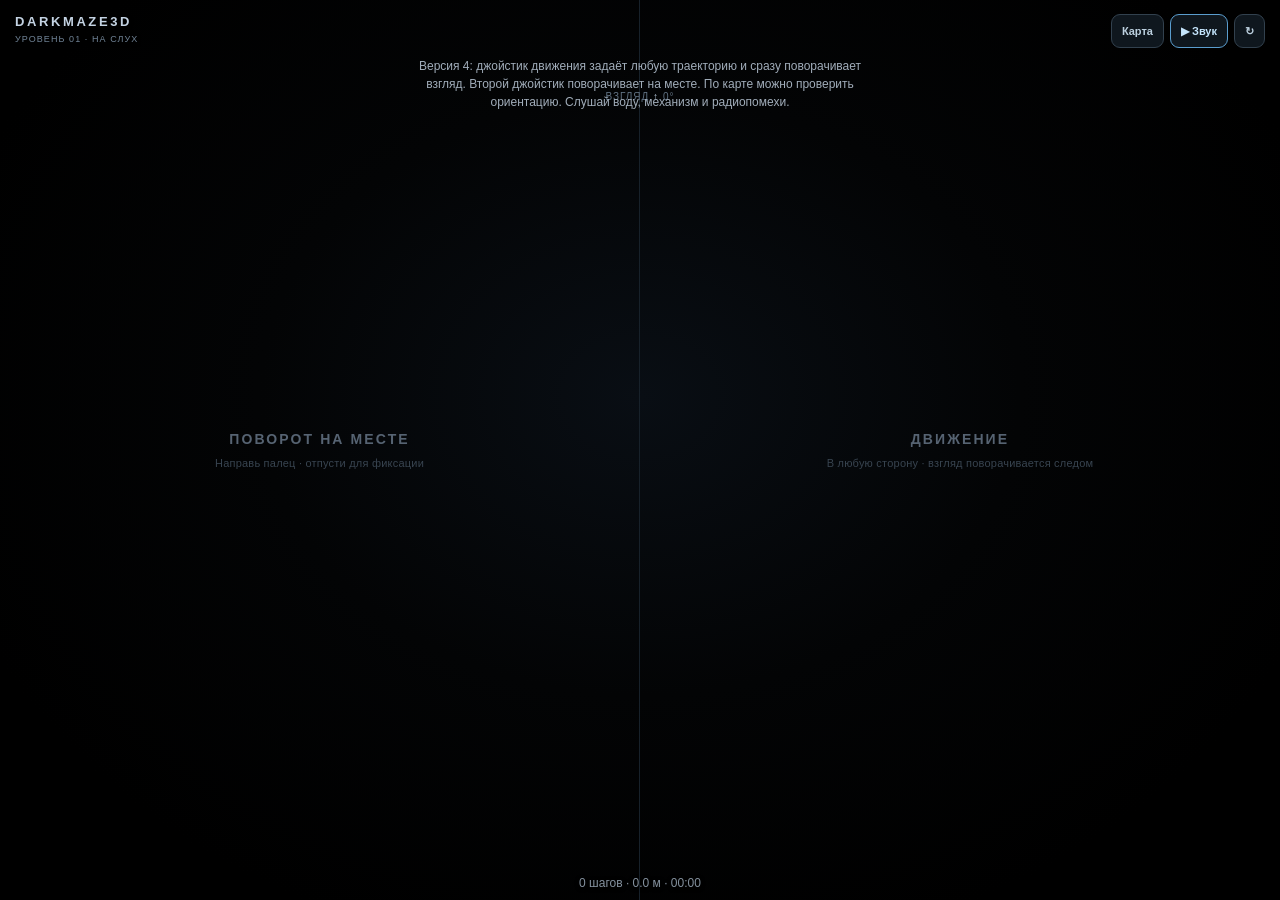
<file: darkmaze3d/index.html>
<!doctype html>
<html lang="ru">
<head>
  <meta charset="utf-8">
  <meta name="viewport" content="width=device-width, initial-scale=1, viewport-fit=cover, maximum-scale=1, user-scalable=no">
  <meta name="theme-color" content="#000000">
  <meta name="apple-mobile-web-app-capable" content="yes">
  <meta name="apple-mobile-web-app-status-bar-style" content="black-translucent">
  <title>DarkMaze3D v4 — звуковой лабиринт</title>
  <style>
    :root {color-scheme:dark; font-family:-apple-system,BlinkMacSystemFont,"Segoe UI",Roboto,sans-serif; --blue:#70bbf8; --orange:#edc885; --muted:#8999aa;}
    *, *::before, *::after {box-sizing:border-box;}
    html,body {margin:0; padding:0; width:100%;height:100%;overflow:hidden;background:#000;color:#f2f4f8;touch-action:none;user-select:none;-webkit-user-select:none;-webkit-touch-callout:none;}
    body {height:100dvh;}
    #app {position:relative;width:100%;height:100%;height:100dvh;overflow:hidden;background:radial-gradient(ellipse at 50% 44%,#090e14 0%,#030405 42%,#000 80%);}
    .zone {position:absolute;left:0;width:100%;height:50%;touch-action:none;overflow:hidden;cursor:crosshair;}
    #moveZone {top:0;}
    #lookZone {bottom:0;border-top:1px solid #17212a;}
    .zoneLabel {position:absolute;top:50%;left:50%;transform:translate(-50%,-50%);text-align:center;pointer-events:none;color:#566372;letter-spacing:.15em;font-weight:700;font-size:clamp(11px,2.7vw,14px);transition:opacity .16s;white-space:nowrap;}
    .zoneLabel small {display:block;color:#384450;font-size:11px;font-weight:500;letter-spacing:.02em;margin-top:10px;}
    .zone.active .zoneLabel {opacity:0;}
    .joy {position:absolute;display:none;top:0;left:0;width:112px;height:112px;transform:translate(-50%,-50%);border:2px solid #64788d99;border-radius:50%;background:#7fb6fb0a;box-shadow:0 0 30px #4b98df12,inset 0 0 23px #4b98df12;pointer-events:none;}
    .joy::before,.joy::after {content:"";position:absolute;pointer-events:none;background:#59708644;}
    .joy::before {left:50%;top:13px;bottom:13px;width:1px;}
    .joy::after {top:50%;left:13px;right:13px;height:1px;}
    .joy.knob-look {border-color:#e6ba7666;background:#e6ba7609;box-shadow:0 0 30px #e6ba7612,inset 0 0 23px #e6ba7610;}
    .nub {width:47px;height:47px;border-radius:50%;position:absolute;top:50%;left:50%;transform:translate(-50%,-50%);border:2px solid #80c8fe;box-shadow:0 0 14px #4b9bdf55;background:#407dba36;}
    .knob-look .nub {border-color:#f1cf9d;box-shadow:0 0 15px #f1cf9d44;background:#ba7f4033;}
    .hud {position:absolute;z-index:4;left:0;top:0;width:100%;pointer-events:none;padding:max(env(safe-area-inset-top),14px) 15px 0;display:flex;align-items:flex-start;justify-content:space-between;gap:10px;}
    .brand {font-size:13px;letter-spacing:.20em;font-weight:800;line-height:1.2;color:#c4d3e3;text-shadow:0 1px 4px #000;}
    .brand small {display:block;font-size:9px;letter-spacing:.12em;font-weight:500;color:#718497;margin-top:4px;}
    .actions {display:flex;gap:6px;pointer-events:auto;}
    button {font:inherit;cursor:pointer;touch-action:manipulation;}
    .tool {border:1px solid #32414e;background:#121b23df;color:#bcd0df;border-radius:9px;min-height:34px;padding:7px 10px;font-size:11px;font-weight:700;white-space:nowrap;}
    .tool[aria-pressed="true"] {border-color:#75bffc;color:#bfe4ff;}
    #soundBtn {border-color:#5a9dce;color:#c5e5fc;}
    #soundBtn[data-state="on"] {border-color:#366f55;color:#b2e5c5;}
    #soundBtn[data-state="error"] {border-color:#a46f4b;color:#ffd6a9;}
    .tool:focus-visible, .primary:focus-visible {outline:2px solid #9ccfff;outline-offset:3px;}
    .readout {position:absolute;z-index:3;bottom:max(calc(env(safe-area-inset-bottom) + 13px),17px);left:12px;right:12px;text-align:center;color:#84919e;font-size:12px;font-variant-numeric:tabular-nums;pointer-events:none;text-shadow:0 1px 4px #000;}
    .message {position:absolute;z-index:3;top:72px;left:50%;transform:translateX(-50%);max-width:min(93vw,450px);text-align:center;line-height:1.5;font-size:12px;color:#a1adba;pointer-events:none;opacity:1;transition:opacity .6s;}
    .message.hidden {opacity:0;}
    .message.alert {color:#f1bd8b;}
    .diag {position:absolute;z-index:3;bottom:max(calc(env(safe-area-inset-bottom) + 35px),38px);left:12px;right:12px;text-align:center;pointer-events:none;color:#60778a;font-size:10px;}
    .compass {position:absolute;z-index:2;top:104px;left:50%;transform:translateX(-50%);color:#617283;font-size:10px;letter-spacing:.1em;pointer-events:none;white-space:nowrap;}
    .compass strong {color:#c0d5e8;}
    #mapWrap {position:absolute;z-index:6;right:12px;top:60px;padding:10px 10px 7px;background:#091017ed;border:1px solid #344b61;border-radius:12px;display:none;pointer-events:none;max-width:55vw;box-shadow:0 10px 30px #000a;}
    #mapWrap.visible {display:block;}
    #mapWrap .mapTitle {font-size:11px;font-weight:700;letter-spacing:.06em;margin-bottom:6px;color:#b9d2e4;}
    #mapWrap canvas {display:block;max-width:100%;height:auto;border-radius:4px;}
    #mapWrap .legend {font-size:10px;margin-top:7px;color:#94aabd;line-height:1.5;}
    .overlay {display:none;position:absolute;z-index:12;inset:0;background:#000e;align-items:center;justify-content:center;padding:25px;text-align:center;}
    .overlay.visible {display:flex;}
    .dialog {max-width:340px;}
    .dialog h1 {font-size:29px;margin:0 0 13px;letter-spacing:.08em;color:#e1f0ff;}
    .dialog p {line-height:1.65;color:#aabbcc;font-size:14px;}
    .primary {border:1px solid #599bc3;background:#183e5a;color:#eef7ff;border-radius:12px;font-weight:700;padding:13px 23px;margin-top:13px;}
    @media (orientation:landscape) {
      #lookZone {left:0;right:auto;top:0;bottom:auto;width:50%;height:100%;border-top:0;border-right:1px solid #17212a;}
      #moveZone {left:50%;top:0;width:50%;height:100%;}
      .message {top:57px;}
      .compass {top:91px;}
      .readout {bottom:max(calc(env(safe-area-inset-bottom) + 8px),10px);}
      .diag {display:none;}
    }
    @media (max-height:425px) and (orientation:landscape) {
      .brand {font-size:11px;}
      .message {top:52px;font-size:11px;}
      .compass {display:none;}
      #mapWrap {top:52px;}
    }
    @media (max-width:360px) {
      .tool {padding:6px 7px;font-size:10px;}
      .brand {font-size:11px;}
      .readout {font-size:11px;}
    }
    @media (prefers-reduced-motion:reduce) {.message,.zoneLabel {transition:none;}}
  </style>
</head>
<body>
<div id="app">
  <section class="zone" id="moveZone" aria-label="Зона движения">
    <div class="zoneLabel">ДВИЖЕНИЕ <small>В любую сторону · взгляд поворачивается следом</small></div>
    <div class="joy" id="moveJoy"><div class="nub"></div></div>
  </section>
  <section class="zone" id="lookZone" aria-label="Зона поворота головы">
    <div class="zoneLabel">ПОВОРОТ НА МЕСТЕ <small>Направь палец · отпусти для фиксации</small></div>
    <div class="joy knob-look" id="lookJoy"><div class="nub"></div></div>
  </section>

  <header class="hud">
    <div class="brand">DARKMAZE3D <small>УРОВЕНЬ 01 · НА СЛУХ</small></div>
    <nav class="actions" aria-label="Параметры игры">
      <button class="tool" id="mapBtn" aria-pressed="false" title="Показать скрытую карту">Карта</button>
      <button class="tool" id="soundBtn" data-state="off" aria-pressed="false" title="Включить звук">▶ Звук</button>
      <button class="tool" id="resetBtn" title="Начать заново">↻</button>
    </nav>
  </header>
  <div class="message" id="message">Инициализация игры… Если надпись не исчезает — просмотрщик блокирует JavaScript.</div>
  <div class="compass" id="compass">ВЗГЛЯД <strong>↑</strong> 0°</div>
  <div class="readout" id="readout">Инициализация…</div>
  <div class="diag" id="diag">Игровой движок ещё не запущен</div>
  <div id="mapWrap" aria-hidden="true">
    <div class="mapTitle">КАРТА ДЛЯ ОТЛАДКИ</div>
    <canvas id="map" width="264" height="232"></canvas>
    <div class="legend">● игрок · <span style="color:#88dcff">●</span> вода · <span style="color:#f4c783">●</span> металл · <span style="color:#8deda3">●</span> выход</div>
  </div>
  <div class="overlay" id="winOverlay" role="dialog" aria-modal="true" aria-labelledby="winTitle">
    <div class="dialog">
      <h1 id="winTitle">ВЫХОД НАЙДЕН</h1>
      <p id="winText">Вы выбрались из лабиринта.</p>
      <button class="primary" id="againBtn">Пройти ещё раз</button>
    </div>
  </div>
</div>
<script>
(() => {
  'use strict';

  // Уровень фиксирован. # = стена, . = свободная клетка.
  // Геометрия существует только как двумерная сетка: 3D нужно для звука.
  const MAZE = [
    '#############',
    '#############',
    '#############',
    '#####.#...###',
    '#####.#.#####',
    '###.....#####',
    '###.#########',
    '#...#########',
    '###.#########',
    '###.#########',
    '#############'
  ];
  const TILE = 2.4;     // ширина коридора: 3 диаметра игрока (0.8 м)
  const RADIUS = 0.40;  // радиус игрока
  const STEP_LENGTH = 0.74; // один звук шага на 0.74 м фактического пути
  const MOVE_SPEED = 1.90;  // м/с при полном отклонении джойстика
  const MOVE_DEAD_ZONE = 0.14; // мёртвая зона по полному радиусу, а не по осям
  const TURN_SPEED = 2.25;  // рад/с только для клавиатуры (Q/E и стрелки)
  const SPAWN = {c:3, r:9, yaw:0};
  const SOUND_POINTS = {
    water: {c:1,r:7},   // тупик №1
    metal: {c:5,r:3},   // тупик №2
    exit:  {c:9,r:3}    // конец основного маршрута
  };
  const BEACON_ACOUSTICS = {
    water:{range:14,volume:0.56}, // близкий текущий ручей
    metal:{range:18,volume:0.50}, // гудящий электрический механизм
    exit:{range:23,volume:0.47}   // радиопомехи у выхода (не настоящая речь)
  };
  const cellPoint = ({c,r}) => ({x:(c+0.5)*TILE,z:(r+0.5)*TILE});
  const start = cellPoint(SPAWN);
  const player = {x:start.x,z:start.z,yaw:SPAWN.yaw};
  const game = {steps:0, distance:0, stepAccum:0, startedAt:null, won:false, lastBump:-Infinity, lastFrame:performance.now()};
  const controls = {
    move:{x:0,y:0,pointer:null,cx:0,cy:0,baseYaw:SPAWN.yaw},
    look:{x:0,y:0,pointer:null,cx:0,cy:0,baseYaw:SPAWN.yaw}
  };
  const pressed = new Set();
  let keyboardMoveBase=null;
  const el = Object.fromEntries(['moveZone','lookZone','moveJoy','lookJoy','mapBtn','soundBtn','resetBtn','message','readout','compass','mapWrap','map','winOverlay','winText','againBtn','diag'].map(id=>[id,document.getElementById(id)]));
  const M = el.map.getContext('2d');
  let showMap=false;
  let mute=false;
  let audio=null;
  let audioStarting=false;
  let audioError=false;
  let nextSound={water:0,metal:0,exit:0};

  function walkable(c,r) {return MAZE[r]?.[c]==='.';}
  function validPosition(x,z) {
    // Столкновение круга игрока с прямоугольниками стен.
    const c0=Math.floor((x-RADIUS)/TILE)-1, c1=Math.floor((x+RADIUS)/TILE)+1;
    const r0=Math.floor((z-RADIUS)/TILE)-1, r1=Math.floor((z+RADIUS)/TILE)+1;
    for (let r=r0;r<=r1;r++) for(let c=c0;c<=c1;c++) {
      if (walkable(c,r)) continue;
      const left=c*TILE, right=(c+1)*TILE, top=r*TILE,bottom=(r+1)*TILE;
      const nx=Math.max(left,Math.min(x,right));
      const nz=Math.max(top,Math.min(z,bottom));
      if ((x-nx)**2+(z-nz)**2 < RADIUS**2) return false;
    }
    return true;
  }

  function moveBy(dx,dz) {
    // Пошаговая проверка для предотвращения прохода сквозь стену на быстрых устройствах.
    const substeps=Math.max(1,Math.ceil(Math.hypot(dx,dz)/0.11));
    const sx=dx/substeps, sz=dz/substeps;
    const beforeX=player.x,beforeZ=player.z;
    let hit=false;
    for (let i=0;i<substeps;i++) {
      // Независимая проверка осей позволяет скользить вдоль стены.
      if (validPosition(player.x+sx,player.z)) player.x+=sx;
      else if (Math.abs(sx)>1e-8) hit=true;
      if (validPosition(player.x,player.z+sz)) player.z+=sz;
      else if (Math.abs(sz)>1e-8) hit=true;
    }
    const actual=Math.hypot(player.x-beforeX,player.z-beforeZ);
    if(actual>0) {
      game.distance+=actual;
      game.stepAccum+=actual;
      while(game.stepAccum>=STEP_LENGTH) {
        game.stepAccum-=STEP_LENGTH;
        game.steps++;
        playStep(game.steps % 2);
      }
    }
    if(hit && performance.now()-game.lastBump>350) {
      game.lastBump=performance.now();
      playBump();
      if (navigator.vibrate) navigator.vibrate(26);
    }
    return actual;
  }

  function createPanner(x,y,z) {
    const p=audio.ctx.createPanner();
    p.panningModel='HRTF';
    // HRTF сохраняет направление, расстояние подчёркивается плавным уровнем + фильтром.
    p.distanceModel='linear';
    p.refDistance=1.1;
    p.maxDistance=25;
    p.rolloffFactor=1.0;
    p.coneInnerAngle=360;
    p.coneOuterAngle=360;
    if(p.positionX) {
      p.positionX.value=x;p.positionY.value=y;p.positionZ.value=z;
    } else p.setPosition(x,y,z);
    p.connect(audio.master);
    return p;
  }

  function setPannerPosition(p,x,y,z) {
    if (p.positionX) {
      p.positionX.value=x;p.positionY.value=y;p.positionZ.value=z;
    } else p.setPosition(x,y,z);
  }

  function makeNoiseBuffer(duration=3.7) {
    const sampleRate=audio.ctx.sampleRate;
    const buf=audio.ctx.createBuffer(1,Math.ceil(sampleRate*duration),sampleRate);
    const data=buf.getChannelData(0);
    for(let i=0;i<data.length;i++) data[i]=Math.random()*2-1;
    return buf;
  }

  // Вся озвучка маяков проходит через Web Audio и пространственный PannerNode.
  // SpeechSynthesis намеренно не используем: на iOS его нельзя надёжно
  // подключить к PannerNode, поэтому реальная речь потеряла бы локализацию.
  function addNoiseBed(input,{type='bandpass',frequency=1100,q=0.8,gain=0.1,rate=1}) {
    const ctx=audio.ctx,src=ctx.createBufferSource();
    src.buffer=audio.noise;src.loop=true;src.playbackRate.value=rate;
    const filter=ctx.createBiquadFilter();filter.type=type;filter.frequency.value=frequency;filter.Q.value=q;
    const level=ctx.createGain();level.gain.value=gain;
    src.connect(filter);filter.connect(level);level.connect(input);
    src.start(0,Math.random()*1.5);audio.looping.push(src);
    return level;
  }
  function addDrone(input,{frequency=90,gain=0.07,wave='sine'}) {
    const ctx=audio.ctx,osc=ctx.createOscillator(),level=ctx.createGain();
    osc.type=wave;osc.frequency.value=frequency;level.gain.value=gain;
    osc.connect(level);level.connect(input);osc.start();audio.looping.push(osc);
    return level;
  }
  function tremolo(level,depth,rate) {
    const ctx=audio.ctx,osc=ctx.createOscillator(),amount=ctx.createGain();
    osc.frequency.value=rate;osc.type='sine';amount.gain.value=depth;
    osc.connect(amount);amount.connect(level.gain);osc.start();audio.looping.push(osc);
  }
  function startContinuousBeacons() {
    const water=audio.emitters.water.input;
    const river=addNoiseBed(water,{type:'bandpass',frequency:950,q:0.37,gain:0.21,rate:0.94});
    tremolo(river,0.052,0.18);
    addNoiseBed(water,{type:'highpass',frequency:1900,gain:0.046,rate:1.08});
    const metal=audio.emitters.metal.input;
    const engine=addDrone(metal,{frequency:103,gain:0.09,wave:'sawtooth'});
    tremolo(engine,0.032,0.72);
    addNoiseBed(metal,{type:'bandpass',frequency:740,q:1.5,gain:0.068,rate:0.84});
    const radio=audio.emitters.exit.input;
    const voiceFormant=addNoiseBed(radio,{type:'bandpass',frequency:780,q:1.4,gain:0.135,rate:0.91});
    const consonants=addNoiseBed(radio,{type:'bandpass',frequency:1700,q:1,gain:0.063,rate:1.13});
    tremolo(voiceFormant,0.105,0.39);
    tremolo(consonants,0.046,0.43);
    const intercom=addDrone(radio,{frequency:141,gain:0.028,wave:'triangle'});
    tremolo(intercom,0.014,0.36);
  }

  function initAudio() {
    if(audio) return;
    const AudioCtor=window.AudioContext||window.webkitAudioContext;
    if(!AudioCtor) {el.message.textContent='Браузер не поддерживает Web Audio API.';return;}
    try {
      const ctx=new AudioCtor({latencyHint:'interactive'});
      const master=ctx.createGain();master.gain.value=mute?0:0.87;master.connect(ctx.destination);
      audio={ctx,master,noise:null,panners:{},emitters:{},foot:null,ambience:[],looping:[]};
      audio.noise=makeNoiseBuffer(3.7);
      for(const [name,point] of Object.entries(SOUND_POINTS)) {
        const pos=cellPoint(point);
        const panner=createPanner(pos.x,0,pos.z);
        const filter=ctx.createBiquadFilter();filter.type='lowpass';filter.frequency.value=1700;
        const level=ctx.createGain();level.gain.value=0;
        filter.connect(level);level.connect(panner);
        audio.panners[name]=panner;
        audio.emitters[name]={input:filter,filter,level,pos,...BEACON_ACOUSTICS[name]};
      }
      startContinuousBeacons();
      audio.foot=createPanner(player.x,-1.2,player.z);
      audio.foot.rolloffFactor=0;
      // Постоянный тихий шум воздуха: игрок не оказывается в полной тишине.
      const wind=ctx.createBufferSource();wind.buffer=audio.noise;wind.loop=true;
      const windFilter=ctx.createBiquadFilter();windFilter.type='lowpass';windFilter.frequency.value=430;
      const windGain=ctx.createGain();windGain.gain.value=0.027;
      wind.connect(windFilter);windFilter.connect(windGain);windGain.connect(master);wind.start();
      const hum=ctx.createOscillator();hum.type='sine';hum.frequency.value=57;
      const humGain=ctx.createGain();humGain.gain.value=0.012;
      hum.connect(humGain);humGain.connect(master);hum.start();
      audio.ambience=[wind,hum];
      const t=ctx.currentTime;
      nextSound={water:t+0.18,metal:t+0.92,exit:t+1.58};
      updateListener();
      // Не отмечаем звук включённым до фактического state === 'running'.
      renderAudioStatus();
    } catch(err) {
      audio=null;
      audioError=true;
      renderAudioStatus();
      el.message.textContent='Ошибка запуска звука: '+err.message+'. Управление остаётся доступным.';
      el.message.classList.add('alert');
      console.error(err);
    }
  }

  function renderAudioStatus() {
    const running=!!audio&&audio.ctx.state==='running';
    const state=audioError?'error':mute?'muted':running?'on':'off';
    el.soundBtn.dataset.state=state;
    el.soundBtn.textContent=audioError?'Звук: ошибка':mute?'Звук: выкл':running?'Звук: вкл':audioStarting?'Звук: запуск…':'▶ Звук';
    el.soundBtn.setAttribute('aria-pressed',String(running&&!mute));
    el.diag.textContent='JS работает · аудио '+(audioError?'ошибка':running?'активно':audioStarting?'запускается':'не запущено');
  }

  async function unlockAudio() {
    if(audioStarting)return;
    audioStarting=true;audioError=false;
    try {
      if(!audio)initAudio();
      if(!audio)return;
      const ctx=audio.ctx;
      if(ctx.state!=='running') {
        // Выполняется непосредственно в touch/click — это важно для Safari iOS.
        const resumePromise=ctx.resume();
        // Некоторые браузеры зависают в suspended, если не дали разрешение.
        await Promise.race([resumePromise,new Promise((_,reject)=>setTimeout(()=>reject(new Error('Браузер не разрешил воспроизведение')),2500))]);
      }
      if(ctx.state!=='running')throw new Error('AudioContext в состоянии '+ctx.state);
      el.message.classList.remove('alert','hidden');
      el.message.textContent='Звук включён. УДЕРЖИВАЙ палец и сдвигай его от места касания для движения.';
      setTimeout(()=>el.message.classList.add('hidden'),5000);
    } catch(err) {
      audioError=true;
      el.message.classList.remove('hidden');
      el.message.classList.add('alert');
      el.message.textContent='Звук не запустился: '+err.message+'. Попробуй открыть страницу по HTTPS в Safari. Управление доступно без звука.';
      console.warn('Web Audio:',err);
    } finally {
      audioStarting=false;
      renderAudioStatus();
    }
    if(game.startedAt===null)game.startedAt=performance.now();
  }

  function updateListener() {
    if(!audio)return;
    const l=audio.ctx.listener;
    const x=player.x,z=player.z,fx=Math.sin(player.yaw),fz=-Math.cos(player.yaw);
    if(l.positionX && l.forwardX) {
      l.positionX.value=x;l.positionY.value=0;l.positionZ.value=z;
      l.forwardX.value=fx;l.forwardY.value=0;l.forwardZ.value=fz;
      l.upX.value=0;l.upY.value=1;l.upZ.value=0;
    } else {
      l.setPosition(x,0,z);
      l.setOrientation(fx,0,fz,0,1,0);
    }
    setPannerPosition(audio.foot,x,-1.2,z);
    // Затухание с расстоянием в МЕТРАХ и исчезновение высоких частот.
    // Направление спереди/сзади дополнительно подчёркивается тембром.
    for(const emitter of Object.values(audio.emitters)) {
      const dx=emitter.pos.x-x,dz=emitter.pos.z-z,d=Math.hypot(dx,dz);
      const near=Math.max(0,Math.min(1,(emitter.range-d)/(emitter.range-1.1)));
      const angleFront=d>0.01?(dx*fx+dz*fz)/d:1;
      const frontal=(angleFront+1)*0.5; // 0 сзади, 1 спереди
      const level=emitter.volume*near*near;
      const cutoff=(550+9700*Math.pow(near,0.8))*(0.50+0.50*frontal);
      emitter.level.gain.setTargetAtTime(level,audio.ctx.currentTime,0.060);
      emitter.filter.frequency.setTargetAtTime(cutoff,audio.ctx.currentTime,0.075);
    }
  }

  function tone({at=0,freq=440,toFreq=freq,type='sine',gain=0.12,duration=0.3,output,attack=0.006}) {
    if(!audio)return;
    const ctx=audio.ctx,t=Math.max(ctx.currentTime,at||ctx.currentTime);
    const osc=ctx.createOscillator(),env=ctx.createGain();
    osc.type=type;
    osc.frequency.setValueAtTime(freq,t);
    if (toFreq!==freq) osc.frequency.exponentialRampToValueAtTime(Math.max(1,toFreq),t+duration);
    env.gain.setValueAtTime(0.0001,t);
    env.gain.exponentialRampToValueAtTime(Math.max(gain,0.0002),t+attack);
    env.gain.exponentialRampToValueAtTime(0.0001,t+duration);
    osc.connect(env);env.connect(output||audio.master);
    osc.start(t);osc.stop(t+duration+0.025);
    osc.onended=()=>{osc.disconnect();env.disconnect();};
  }

  function noiseHit({at=0, duration=0.13, gain=0.17, filterType='lowpass', frequency=900, output}) {
    if(!audio)return;
    const ctx=audio.ctx,t=Math.max(ctx.currentTime,at||ctx.currentTime);
    const src=ctx.createBufferSource(),filter=ctx.createBiquadFilter(),env=ctx.createGain();
    src.buffer=audio.noise;filter.type=filterType;filter.frequency.value=frequency;
    env.gain.setValueAtTime(gain,t);
    env.gain.exponentialRampToValueAtTime(0.0001,t+duration);
    src.connect(filter);filter.connect(env);env.connect(output||audio.master);
    src.start(t,Math.random()*0.25,duration+0.01);src.stop(t+duration+0.01);
    src.onended=()=>{src.disconnect();filter.disconnect();env.disconnect();};
  }

  function playStep(leftFoot) {
    if(!audio||mute||audio.ctx.state!=='running')return;
    const t=audio.ctx.currentTime;
    noiseHit({at:t,duration:0.12,gain:leftFoot?0.21:0.18,filterType:'bandpass',frequency:leftFoot?600:470,output:audio.foot});
    tone({at:t,freq:leftFoot?116:105,toFreq:68,type:'triangle',gain:0.10,duration:0.13,output:audio.foot});
  }

  function playBump() {
    if(!audio||mute||audio.ctx.state!=='running')return;
    const t=audio.ctx.currentTime;
    tone({at:t,freq:145,toFreq:55,type:'triangle',gain:0.24,duration:0.21,output:audio.foot});
    noiseHit({at:t,duration:0.13,gain:0.25,filterType:'lowpass',frequency:800,output:audio.foot});
  }

  function soundWater(t) {
    const p=audio.emitters.water.input;
    tone({at:t,freq:740,toFreq:480,gain:0.42,duration:0.17,output:p,attack:0.004});
    tone({at:t+0.22,freq:520,toFreq:320,gain:0.29,duration:0.15,output:p,attack:0.004});
    noiseHit({at:t,duration:0.08,gain:0.065,filterType:'highpass',frequency:1800,output:p});
  }
  function soundMetal(t) {
    const p=audio.emitters.metal.input;
    tone({at:t,freq:525,gain:0.31,duration:1.05,output:p,attack:0.008});
    tone({at:t,freq:1056,gain:0.20,duration:0.66,output:p,attack:0.007});
    tone({at:t,freq:1607,gain:0.10,duration:0.40,output:p,attack:0.005});
  }
  function soundExit(t) {
    const p=audio.emitters.exit.input;
    tone({at:t,freq:392,gain:0.32,duration:0.65,output:p});
    tone({at:t+0.20,freq:587.33,gain:0.31,duration:0.68,output:p});
    tone({at:t+0.41,freq:783.99,gain:0.29,duration:0.78,output:p});
  }

  function scheduleAudio() {
    if(!audio||audio.ctx.state!=='running'||mute||game.won)return;
    const t=audio.ctx.currentTime;
    // Планирование вперёд исключает пропуски при неравномерной отрисовке.
    const tasks=[['water',2.35,soundWater],['metal',3.55,soundMetal],['exit',4.15,soundExit]];
    for(const [name,interval,fn] of tasks) {
      while(nextSound[name]<t+0.25) {
        if(nextSound[name]>t-0.6) fn(nextSound[name]);
        nextSound[name]+=interval;
      }
    }
  }

  function playWin() {
    if(!audio || mute)return;
    const t=audio.ctx.currentTime;
    for (const [i,f] of [392,523.25,659.25,783.99].entries())
      tone({at:t+i*0.18,freq:f,gain:0.16,duration:1.4,output:audio.master});
  }

  function checkWin() {
    const pos=cellPoint(SOUND_POINTS.exit);
    if(!game.won && Math.hypot(player.x-pos.x,player.z-pos.z)<0.68) {
      game.won=true;pressed.clear();releaseAll();
      playWin();
      const sec=game.startedAt===null?0:Math.floor((performance.now()-game.startedAt)/1000);
      el.winText.textContent=`Пройдено ${game.distance.toFixed(1)} м · ${game.steps} шагов · ${formatTime(sec)}. Два боковых коридора ведут в звуковые тупики.`;
      el.winOverlay.classList.add('visible');
    }
  }

  function formatTime(seconds) {
    return `${String(Math.floor(seconds/60)).padStart(2,'0')}:${String(seconds%60).padStart(2,'0')}`;
  }

  function renderHUD() {
    const seconds=game.startedAt===null?0:Math.floor((performance.now()-game.startedAt)/1000);
    el.readout.textContent=`${game.steps} шагов · ${game.distance.toFixed(1)} м · ${formatTime(seconds)}`;
    const angle=((Math.round(player.yaw*180/Math.PI)%360)+360)%360;
    el.compass.innerHTML=`ВЗГЛЯД <strong>↑</strong> ${angle}°`;
  }

  function drawMap() {
    if (!showMap)return;
    const k=20,padding=4;
    const width=MAZE[0].length*k+padding*2,height=MAZE.length*k+padding*2;
    if(el.map.width!==width)el.map.width=width;
    if(el.map.height!==height)el.map.height=height;
    M.fillStyle='#080e14';M.fillRect(0,0,width,height);
    for(let r=0;r<MAZE.length;r++) for(let c=0;c<MAZE[r].length;c++) {
      M.fillStyle=walkable(c,r)?'#162e3c':'#526576';
      M.fillRect(padding+c*k+0.6,padding+r*k+0.6,k-1.2,k-1.2);
    }
    for(const [name,point] of Object.entries(SOUND_POINTS)) {
      const pos=cellPoint(point),x=padding+pos.x/TILE*k,z=padding+pos.z/TILE*k;
      M.beginPath();M.arc(x,z,4.6,0,Math.PI*2);
      M.fillStyle=({water:'#88dcff',metal:'#f4c783',exit:'#8deda3'})[name];M.fill();
    }
    const px=padding+player.x/TILE*k,pz=padding+player.z/TILE*k;
    M.fillStyle='#fff';M.beginPath();M.arc(px,pz,5,0,Math.PI*2);M.fill();
    M.strokeStyle='#49d1ff';M.lineWidth=2.3;M.beginPath();M.moveTo(px,pz);
    M.lineTo(px+Math.sin(player.yaw)*14,pz-Math.cos(player.yaw)*14);M.stroke();
  }

  const JOY_RANGE=54;
  const LOOK_DEAD_ZONE=12;
  function wrapYaw(angle) {return Math.atan2(Math.sin(angle),Math.cos(angle));}
  // Направление ручки задаёт относительный поворот от угла в момент касания:
  // вверх = 0°, вправо = +90°, вниз = 180°, влево = -90°.
  // Это НЕ скорость: если палец замер, угол больше не меняется.
  function bindStick(zone,joy,control) {
    function startStick(id,x,y) {
      if(control.pointer!==null||game.won)return;
      control.pointer=id;
      if(control===controls.look||control===controls.move)control.baseYaw=player.yaw;
      const rect=zone.getBoundingClientRect();
      control.cx=x;control.cy=y;
      joy.style.left=`${x-rect.left}px`;
      joy.style.top=`${y-rect.top}px`;
      joy.style.display='block';zone.classList.add('active');
      updateStick(id,x,y);
      // Звук не должен блокировать движение, даже если браузер его не разрешил.
      if(!audio||audio.ctx.state!=='running')unlockAudio();
      if(game.startedAt===null)game.startedAt=performance.now();
    }
    function updateStick(id,x,y) {
      if(control.pointer!==id)return;
      const dx=x-control.cx,dy=y-control.cy;
      const len=Math.hypot(dx,dy),scale=len>JOY_RANGE?JOY_RANGE/len:1;
      const ox=dx*scale,oy=dy*scale;
      control.x=ox/JOY_RANGE;control.y=oy/JOY_RANGE;
      // Обновляем ориентацию только при фактическом перемещении пальца.
      // При отпускании последний угол остаётся; следующее касание берёт его за основу.
      if(control===controls.look && len>=LOOK_DEAD_ZONE && Math.hypot(controls.move.x,controls.move.y)<=MOVE_DEAD_ZONE) {
        const relativeAngle=Math.atan2(ox,-oy);
        player.yaw=wrapYaw(control.baseYaw+relativeAngle);
      }
      joy.firstElementChild.style.transform=`translate(-50%,-50%) translate(${ox}px,${oy}px)`;
    }
    function endStick(id) {
      if(control.pointer!==id)return;
      control.pointer=null;control.x=0;control.y=0;
      joy.style.display='none';zone.classList.remove('active');
    }
    // Для сенсорного iPhone используем touch-поток, чтобы не зависеть от
    // особенностей pointercapture в HTML-просмотрщиках Safari/WebView.
    zone.addEventListener('touchstart',e=>{
      if(game.won)return;
      e.preventDefault();
      for(const t of e.changedTouches) {
        if(control.pointer===null)startStick('touch:'+t.identifier,t.clientX,t.clientY);
      }
    },{passive:false});
    zone.addEventListener('touchmove',e=>{
      e.preventDefault();
      for(const t of e.changedTouches)updateStick('touch:'+t.identifier,t.clientX,t.clientY);
    },{passive:false});
    const endTouches=e=>{
      e.preventDefault();
      for(const t of e.changedTouches)endStick('touch:'+t.identifier);
    };
    zone.addEventListener('touchend',endTouches,{passive:false});
    zone.addEventListener('touchcancel',endTouches,{passive:false});
    // На компьютерах — Pointer Events для мыши и пера; тач не дублируем.
    zone.addEventListener('pointerdown',e=>{
      if(e.pointerType==='touch'||(e.pointerType==='mouse'&&e.button!==0))return;
      e.preventDefault();
      startStick('pointer:'+e.pointerId,e.clientX,e.clientY);
      try{zone.setPointerCapture(e.pointerId);}catch{}
    });
    zone.addEventListener('pointermove',e=>{
      if(e.pointerType==='touch')return;
      if(control.pointer==='pointer:'+e.pointerId){e.preventDefault();updateStick('pointer:'+e.pointerId,e.clientX,e.clientY);}
    });
    for(const name of ['pointerup','pointercancel','lostpointercapture'])
      zone.addEventListener(name,e=>endStick('pointer:'+e.pointerId));
  }
  bindStick(el.moveZone,el.moveJoy,controls.move);
  bindStick(el.lookZone,el.lookJoy,controls.look);

  function releaseAll() {
    for(const [key,zone,joy] of [['move',el.moveZone,el.moveJoy],['look',el.lookZone,el.lookJoy]]) {
      const control=controls[key];
      if(control.pointer!==null) {
        try {if(typeof control.pointer==='string' && control.pointer.startsWith('pointer:')) { const id=Number(control.pointer.slice(8)); if(zone.hasPointerCapture(id))zone.releasePointerCapture(id); }}catch{}
      }
      control.pointer=null;control.x=0;control.y=0;
      zone.classList.remove('active');joy.style.display='none';
    }
  }

  function reset() {
    player.x=start.x;player.z=start.z;player.yaw=SPAWN.yaw;
    game.steps=0;game.distance=0;game.stepAccum=0;game.startedAt=audio?performance.now():null;
    game.won=false;game.lastBump=-Infinity;
    pressed.clear();releaseAll();keyboardMoveBase=null;el.winOverlay.classList.remove('visible');
    if(audio) {
      const t=audio.ctx.currentTime;
      nextSound={water:t+0.3,metal:t+1.1,exit:t+1.8};
      updateListener();
    }
    renderHUD();drawMap();
  }

  el.mapBtn.addEventListener('click',()=>{
    showMap=!showMap;
    el.mapWrap.classList.toggle('visible',showMap);
    el.mapBtn.setAttribute('aria-pressed',String(showMap));
    drawMap();
  });
  el.soundBtn.addEventListener('click',()=>{
    if(!audio||audio.ctx.state!=='running') {
      // При ПЕРВОМ клике только включаем аудио, а не переключаем mute!
      mute=false;
      if(audio)audio.master.gain.setTargetAtTime(0.87,audio.ctx.currentTime,0.015);
      unlockAudio();
    } else {
      mute=!mute;
      audio.master.gain.setTargetAtTime(mute?0:0.87,audio.ctx.currentTime,0.015);
      renderAudioStatus();
    }
  });
  el.resetBtn.addEventListener('click',reset);
  el.againBtn.addEventListener('click',()=>{unlockAudio();reset();});

  const preventKeys=['ArrowUp','ArrowDown','ArrowLeft','ArrowRight',' '];
  window.addEventListener('keydown',e=>{
    if(preventKeys.includes(e.key))e.preventDefault();
    if(e.repeat && ['m','M','r','R'].includes(e.key))return;
    pressed.add(e.code);
    if(e.key==='m'||e.key==='M')el.mapBtn.click();
    if(e.key==='r'||e.key==='R')reset();
    if([' ','w','a','s','d','ArrowLeft','ArrowRight'].includes(e.key))unlockAudio();
  });
  window.addEventListener('keyup',e=>pressed.delete(e.code));
  window.addEventListener('blur',()=>{pressed.clear();releaseAll();});
  document.addEventListener('visibilitychange',()=>{
    if(document.hidden){pressed.clear();releaseAll();}
    else game.lastFrame=performance.now();
  });
  window.addEventListener('resize',()=>{releaseAll();drawMap();});

  function frame(now) {
    let dt=Math.min(0.04,Math.max(0,(now-game.lastFrame)/1000));
    game.lastFrame=now;
    if(!game.won) {
      // Пальцевый джойстик не крутит непрерывно. Скоростной поворот оставлен только для клавиатуры.
      let keyboardTurn=0;
      if(pressed.has('ArrowLeft')||pressed.has('KeyQ'))keyboardTurn-=1;
      if(pressed.has('ArrowRight')||pressed.has('KeyE'))keyboardTurn+=1;
      if(keyboardTurn)player.yaw=wrapYaw(player.yaw+keyboardTurn*TURN_SPEED*dt);
      let mx=controls.move.x,my=controls.move.y;
      if(pressed.has('KeyW')||pressed.has('ArrowUp'))my-=1;
      if(pressed.has('KeyS')||pressed.has('ArrowDown'))my+=1;
      if(pressed.has('KeyA'))mx-=1;
      if(pressed.has('KeyD'))mx+=1;
      // Базовый угол берём в начале жеста, иначе авторазворот камеры
      // будет повторно поворачивать тот же вектор и персонаж пойдёт по кругу.
      const keysMoving=pressed.has('KeyW')||pressed.has('ArrowUp')||pressed.has('KeyS')||pressed.has('ArrowDown')||pressed.has('KeyA')||pressed.has('KeyD');
      if(!keysMoving)keyboardMoveBase=null;
      else if(keyboardMoveBase===null)keyboardMoveBase=player.yaw;
      const base=controls.move.pointer!==null?controls.move.baseYaw:(keyboardMoveBase??player.yaw);
      const magnitude=Math.min(1,Math.hypot(mx,my));
      if(magnitude>MOVE_DEAD_ZONE) {
        const speed=MOVE_SPEED*(magnitude-MOVE_DEAD_ZONE)/(1-MOVE_DEAD_ZONE);
        const direction=wrapYaw(base+Math.atan2(mx,-my));
        // Камера всегда смотрит в сторону фактического направления шага.
        player.yaw=direction;
        const dx=Math.sin(direction)*speed*dt;
        const dz=-Math.cos(direction)*speed*dt;
        moveBy(dx,dz);
        checkWin();
      }
      updateListener();
      scheduleAudio();
      renderHUD();
      drawMap();
    }
    requestAnimationFrame(frame);
  }
  renderAudioStatus();
  el.message.textContent='Версия 4: джойстик движения задаёт любую траекторию и сразу поворачивает взгляд. Второй джойстик поворачивает на месте. По карте можно проверить ориентацию. Слушай воду, механизм и радиопомехи.';
  requestAnimationFrame(frame);
  // Удобный, только для отладки интерфейс в DevTools, не влияет на игровой UI.
  window.DarkMaze3D={get state(){return {x:player.x,z:player.z,yaw:player.yaw,steps:game.steps,distance:game.distance,won:game.won,audioState:audio?.ctx.state??"not initialized",muted:mute,level:MAZE.map(s=>s)};},reset,showMap:()=>el.mapBtn.click()};
})();
</script>
</body>
</html>
</file>
<file: styles.css>
/*
 * Основные стили для визитки SmartДом.
 * РЕФЕРЕНС: оставляем визуал, добавляем только недостающие классы под структуру.
 */

:root{
  --bg0:#050a12;
  --bg1:#060d18;
  --card: rgba(13, 24, 41, 0.55);
  --card2: rgba(10, 18, 32, 0.55);
  --stroke: rgba(255,255,255,0.08);
  --text: rgba(255,255,255,0.92);
  --muted: rgba(255,255,255,0.62);
  --muted2: rgba(255,255,255,0.48);
  --cyan:#00E6FF;
  --cyan2:#22B9FF;
  --radius: 18px;
  --radius2: 22px;
  --shadow: 0 18px 70px rgba(0, 230, 255, 0.07);
  --shadowStrong: 0 18px 70px rgba(0, 230, 255, 0.14);
}

*{box-sizing:border-box}
html,body{height:100%}
body{
  margin:0;
  font-family: Inter, system-ui, -apple-system, Segoe UI, Roboto, Arial, sans-serif;
  color:var(--text);
  background:
    radial-gradient(900px 520px at 75% 25%, rgba(0,230,255,.12), transparent 55%),
    radial-gradient(700px 420px at 20% 65%, rgba(0,230,255,.08), transparent 55%),
    linear-gradient(180deg, var(--bg0), var(--bg1));
  overflow-x:hidden;
}

.wrap{min-height:100%;}
a{color:inherit}
a:visited{color:inherit}

/* ----- Header ----- */
.header{
  position: sticky;
  top:0;
  z-index:20;
  backdrop-filter: blur(16px);
  -webkit-backdrop-filter: blur(16px);
  background: linear-gradient(180deg, rgba(3,8,16,.85), rgba(3,8,16,.55));
  border-bottom: 1px solid rgba(255,255,255,0.06);
}
.container{
  max-width: 1180px;
  margin: 0 auto;
  padding: 16px 18px;
}
.headRow{
  display:flex;
  align-items:center;
  justify-content:space-between;
  gap:18px;
}
.brand{
  display:flex;
  align-items:center;
  gap:10px;
  font-weight:800;
  letter-spacing:.2px;
}
.brandMark{
  width:38px;height:38px;border-radius:12px;
  background: linear-gradient(135deg, rgba(0,230,255,.22), rgba(0,230,255,.06));
  border: 1px solid rgba(0,230,255,.25);
  box-shadow: var(--shadow);
  display:grid;place-items:center;
}
.brandMark svg{width:20px;height:20px;opacity:.95}

.nav{
  display:flex;
  gap:18px;
  padding: 10px 14px;
  border-radius: 999px;
  background: rgba(255,255,255,0.03);
  border: 1px solid rgba(255,255,255,0.06);
}
.nav a{
  color:rgba(255,255,255,.72);
  text-decoration:none;
  font-weight:600;
  font-size:14px;
  padding: 8px 12px;
  border-radius: 999px;
  transition:.2s ease;
}
.nav a.active{
  color: rgba(255,255,255,.95);
  background: rgba(0,230,255,0.10);
  border: 1px solid rgba(0,230,255,0.18);
}
.nav a:hover{color:rgba(255,255,255,.95)}

.headRight{
  display:flex;
  align-items:center;
  gap:14px;
  flex-wrap:wrap;
  justify-content:flex-end;
}
.phone{
  color:rgba(255,255,255,.78);
  font-weight:600;
  font-size:14px;
  white-space:nowrap;
  opacity:.95;
  text-decoration:none;
}
.phone:hover{ text-decoration: underline; }
.phone:visited{ color: rgba(255,255,255,.78); }

/* ----- Buttons ----- */
.btn{
  display:inline-flex;
  align-items:center;
  justify-content:center;
  gap:10px;
  padding: 12px 18px;
  border-radius: 14px;
  border: 1px solid transparent;
  font-weight:700;
  cursor:pointer;
  text-decoration:none;
  user-select:none;
  transition: .18s ease;
  white-space:nowrap;
}
.btnPrimary{
  color:#041018;
  background: linear-gradient(135deg, var(--cyan), var(--cyan2));
  box-shadow: var(--shadowStrong);
}
.btnPrimary:hover{transform: translateY(-1px); filter:saturate(1.05)}
.btnOutline{
  color: rgba(255,255,255,.92);
  background: rgba(255,255,255,0.02);
  border: 1px solid rgba(0,230,255,0.35);
  box-shadow: 0 0 0 1px rgba(0,230,255,0.10) inset;
}
.btnOutline:hover{transform: translateY(-1px); background: rgba(0,230,255,0.06)}
.btnSmall{
  padding: 12px 16px;
  border-radius: 16px;
}
.btnBig{
  padding: 14px 24px;
  border-radius: 16px;
  font-size: 15px;
}
.btnIcon{width:18px;height:18px;opacity:.85}
.arrow{width:16px;height:16px;opacity:.8}

a.btn.btnPrimary,
a.btn.btnPrimary:visited{
  color:#041018;
}

a.btn.btnOutline,
a.btn.btnOutline:visited{
  color: var(--cyan);
}
a.btn.btnOutline:hover{
  color: var(--cyan);
}


/* ----- Hero ----- */
/* ===== HERO (как в референсе) ===== */
.hero{
  position:relative;
  padding: 72px 0 54px;
}


.heroGrid{
  position:relative;
  display:grid;
  grid-template-columns: 1.05fr 0.95fr;
  gap: 34px;
  align-items:center; /* ВАЖНО: чтобы плашки не “уезжали” вверх */
}

.pill{
  display:inline-flex;
  align-items:center;
  gap:10px;
  padding: 10px 14px;
  border-radius: 999px;
  background: rgba(0,230,255,0.08);
  border: 1px solid rgba(0,230,255,0.20);
  color: rgba(255,255,255,.90);
  font-weight:700;
  font-size:13px;
  width: fit-content;
  box-shadow: var(--shadow);
}
.dot{
  width:8px;height:8px;border-radius:999px;
  background: rgb(166, 70, 254);
  box-shadow: 0 0 18px rgba(166, 70, 254,.8);
}

h1{
  margin: 18px 0 14px;
  font-size: 56px;
  line-height: 1.05;
  letter-spacing: -1.2px;
}
.gradWord{
  background: linear-gradient(135deg, var(--cyan), #6df6ff);
  -webkit-background-clip: text;
  background-clip: text;
  color: transparent;
  text-shadow: 0 0 34px rgba(0,230,255,.10);
}
.lead{
  margin: 0 0 26px;
  max-width: 560px;
  color: var(--muted);
  font-size: 16px;
}

.ctaRow{
  display:flex;
  gap: 14px;
  flex-wrap:wrap;
  margin-bottom: 22px;
}

/* chips */
.chips{
  display:flex;
  gap: 10px;
  flex-wrap:wrap;
  margin-top: 18px;
}
.chip{
  display:inline-flex;
  align-items:center;
  gap:10px;
  padding: 10px 14px;
  border-radius: 14px;
  background: rgba(255,255,255,0.03);
  border: 1px solid rgba(255,255,255,0.06);
  color: rgba(255,255,255,.78);
  font-weight:600;
  font-size: 13px;
  box-shadow: 0 0 0 1px rgba(0,230,255,0.03) inset;
}
.chip svg{
  width:16px;
  height:16px;
  opacity:.85;
  display:block;      /* фикс “пропавших иконок” */
  flex: 0 0 auto;     /* чтобы svg не схлопывался */
}
.chip:hover{
  border-color: rgba(0,230,255,.18);
  background: rgba(0,230,255,0.05);
}

/* stats */
.statsGrid{
  display:grid;
  grid-template-columns: 1fr 1fr;
  gap: 14px;
}
.stat{
  background: linear-gradient(180deg, rgba(13,24,41,0.60), rgba(10,18,32,0.55));
  border: 1px solid rgba(255,255,255,0.08);
  border-radius: var(--radius2);
  padding: 22px 22px;
  box-shadow: var(--shadow);
  min-height: 112px;
  display:flex;
  flex-direction:column;
  justify-content:center;
  gap: 6px;
}
.stat .num{
  font-size: 30px;
  font-weight: 800;
  letter-spacing: -0.6px;
  color: var(--cyan);
  text-shadow: 0 0 22px rgba(0,230,255,.18);
}
.stat .lbl{
  font-size: 13px;
  color: var(--muted2);
  font-weight: 600;
}

/* responsive (как в референсе) */
@media (max-width: 980px){
  h1{font-size:46px;}
  .heroGrid{grid-template-columns:1fr; gap: 22px;}
  .statsGrid{grid-template-columns:1fr 1fr;}
}
@media (max-width: 560px){
  h1{font-size:38px;}
  .statsGrid{grid-template-columns:1fr;}
}


/* trust bar */
.trustBar{
  margin-top:18px;
  display:grid;
  grid-template-columns:repeat(4,1fr);
  gap:10px;
  opacity:.95;
}
.trustItem{
  padding:12px 12px;
  border:1px solid var(--stroke);
  background:linear-gradient(180deg, rgba(13,24,41,.45), rgba(10,18,32,.45));
  border-radius:14px;
  color:var(--muted);
  font-size:13px;
}

/* hero side note (как в референсе дополнение) */
.heroSideCta{ margin-top:14px; }
.heroSideCard{
  padding:16px;
  border-radius:18px;
  border:1px solid var(--stroke);
  background:linear-gradient(180deg, rgba(13,24,41,.55), rgba(10,18,32,.55));
  box-shadow: var(--shadow);
}
.heroSideTitle{ font-weight:800; font-size:16px; margin-bottom:8px; }
.heroSideText{ color:var(--muted); font-size:13px; line-height:1.5; margin:0; }

/* ----- Services Section ----- */
.services{
  padding: 80px 0;
  border-top: 1px solid rgba(255,255,255,0.06);
}
.services h2{
  font-size: 42px;
  margin: 0 0 10px;
}
.subtitle{
  color: var(--muted);
  margin: 0;
  max-width:760px;
}

/* Заголовок секции (без кнопок сверху) */
.sectionHead{
  display:flex;
  align-items:flex-end;
  justify-content:space-between;
  gap:16px;
  margin-bottom:18px;
}

/* Плашки wide */
.serviceGridWide{
  display:grid;
  grid-template-columns:repeat(2,1fr);
  gap:16px;
}

.serviceCard{
  background: linear-gradient(180deg, rgba(13,24,41,0.60), rgba(10,18,32,0.55));
  border: 1px solid rgba(255,255,255,0.08);
  border-radius: var(--radius2);
  padding: 18px;
  box-shadow: var(--shadow);
  transition: .2s ease;
  position:relative;
}
.serviceCard:hover{
  transform: translateY(-3px);
  box-shadow: 0 20px 80px rgba(0,230,255,0.06);
}
.serviceCard h3{
  margin:0 0 8px;
  font-size: 18px;
  font-weight:800;
}
.serviceCard p{
  margin:0;
  color: var(--muted2);
  line-height:1.4;
}
.miniList{
  margin:12px 0 0;
  padding-left:18px;
  color:var(--muted);
  font-size:13px;
  line-height:1.55;
}
.miniList li{ margin:6px 0; }

/* ----- Process (используем как "Почему мы" обёртку) ----- */
.process{
  padding: 72px 0;
  border-top: 1px solid rgba(255,255,255,0.06);
}

/* Why mini */
.whyMini{
  margin-top:0;
}
.whyMiniHead h2{
  font-size: 42px;
  margin: 0 0 10px;
}
.whyMiniHead .subtitle{
  margin:0;
}
.whyMiniGrid{
  display:grid;
  grid-template-columns:repeat(4,1fr);
  gap:14px;
  margin-top:14px;
}
.whyCard{
  padding:16px;
  border-radius:18px;
  border:1px solid var(--stroke);
  background:linear-gradient(180deg, rgba(13,24,41,.45), rgba(10,18,32,.45));
  box-shadow: var(--shadow);
}
.whyCard h3{ margin:0; font-size:16px; font-weight:800; }
.whyCard p{ color:var(--muted); font-size:13px; line-height:1.55; margin:6px 0 0; }

/* ----- CTA Section ----- */
.ctaSection{
  padding: 80px 0;
  display:flex;
  align-items:center;
  justify-content:center;
}
.ctaCard{
  background: linear-gradient(180deg, rgba(13,24,41,0.60), rgba(10,18,32,0.55));
  border: 1px solid rgba(255,255,255,0.08);
  border-radius: var(--radius2);
  padding: 48px;
  box-shadow: 0 20px 80px rgba(0,230,255,0.06);
  max-width: 880px;
  width:100%;
  text-align:center;
  position:relative;
}
.ctaCard h2{
  font-size: 40px;
  margin:0 0 16px;
}
.ctaCard .subtitle{
  color: var(--muted);
  margin:0 auto 28px;
  max-width:600px;
}
.ctaCard .ctaRow{
  justify-content:center;
  gap: 16px;
  margin-bottom:22px;
}
.ctaCard .btnBig{
  font-size:16px;
  padding:14px 28px;
  border-radius:18px;
}
.ctaCard .ctaPhone{
  color: var(--muted);
  font-size:14px;
}
.ctaCard .ctaPhone a{
  color: var(--cyan);
  text-decoration:none;
}
.ctaCard .ctaPhone a:hover{text-decoration:underline;}

/* ----- Contacts section ----- */
.contacts{
  padding:72px 0 80px;
  border-top: 1px solid rgba(255,255,255,0.06);
}
.contactsGrid{
  display:grid;
  grid-template-columns: 1.05fr 1fr;
  gap:18px;
  align-items:start;
}
.contactsGridSingle{
  grid-template-columns: 1fr;
}
.contactsLeft h2{
  font-size:42px;
  margin:0 0 14px;
}
.contactItem{
  display:flex;
  gap:12px;
  align-items:center;
  padding:14px;
  border-radius:18px;
  border:1px solid var(--stroke);
  background:linear-gradient(180deg, rgba(13,24,41,.45), rgba(10,18,32,.45));
  box-shadow: var(--shadow);
  margin-bottom:12px;
}
.contactIcon{
  width:46px;
  height:46px;
  border-radius:14px;
  border:1px solid rgba(255,255,255,.08);
  background:rgba(255,255,255,.03);
  display:flex;
  align-items:center;
  justify-content:center;
}
.contactIcon svg{ width:24px; height:24px; }
.contactLabel{ color:var(--muted2); font-size:12px; }
.contactValue{ color:var(--text); font-weight:800; text-decoration:none; }
.contactValue:hover{ color: rgba(0,230,255,.95); }

.hintCard{
  margin-top:14px;
  padding:16px;
  border-radius:18px;
  border:1px solid var(--stroke);
  background:linear-gradient(180deg, rgba(13,24,41,.45), rgba(10,18,32,.45));
  box-shadow: var(--shadow);
}
.hintCard h3{ margin:0; font-size:16px; font-weight:800; }
.hintList{
  margin:10px 0 0;
  padding-left:18px;
  color:var(--muted);
  font-size:13px;
  line-height:1.55;
}
.hintList li{ margin:6px 0; }

/* ----- Buttons moved to bottom of sections ----- */
.sectionFoot{
  margin-top: 18px;
  display:flex;
  gap:12px;
  flex-wrap:wrap;
  justify-content:center;
}
.sectionFootLeft{
  justify-content:flex-start;
}

/* ----- Footer ----- */
.footer{
  background: linear-gradient(180deg, rgba(13,24,41,0.60), rgba(10,18,32,0.75));
  border-top:1px solid rgba(255,255,255,0.06);
  margin-top: 80px;
}
.footerBottom{
  border-top: 1px solid rgba(255,255,255,0.06);
  padding: 20px 0;
  display:flex;
  flex-wrap:wrap;
  align-items:center;
  justify-content:space-between;
  color: var(--muted);
  font-size:13px;
}
.footerBottom a{
  color: var(--cyan);
  text-decoration:none;
}
.footerBottom a:hover{text-decoration:underline;}
.footerMinimal{ padding-top:18px; }

/* ----- Responsive ----- */
@media (max-width: 1100px){
  .whyMiniGrid{ grid-template-columns:repeat(2,1fr); }
}
@media (max-width: 980px){
  .nav{display:none;}
  h1{font-size:46px;}
  .heroGrid{grid-template-columns:1fr; gap: 22px;}
  .statsGrid{grid-template-columns:1fr 1fr;}
  .serviceGridWide{ grid-template-columns:1fr; }
  .services h2, .whyMiniHead h2{font-size: 34px;}
  .trustBar{ grid-template-columns:repeat(2,1fr); }
  .sectionFoot{ justify-content:flex-start; }
}
@media (max-width: 560px){
  h1{font-size:38px;}
  .statsGrid{grid-template-columns:1fr;}
  .phone{display:none;}
  .trustBar{ grid-template-columns:1fr; }
}

/* services heading like reference */
.services .sectionHead{
  display:block;              /* убрать флекс-раскладку */
  text-align:center;
  margin-bottom: 40px;
}
.services .sectionHead h2{
  text-align:center;
}
.services .sectionHead .subtitle{
  text-align:center;
  margin-left:auto;
  margin-right:auto;
  max-width:640px;
}

/* ===== WHY-US: заголовок как в референсе (по центру) ===== */
.whyUs .whyMiniHead{
  text-align:center;
  margin-bottom: 14px;
}

.whyUs .whyMiniHead h2{
  text-align:center;
  margin: 0 0 10px;
}

.whyUs .whyMiniHead .subtitle{
  text-align:center;
  margin-left:auto;
  margin-right:auto;
  max-width:640px; /* как в референсе */
}


.gradient{
  background: linear-gradient(135deg, var(--cyan), #6df6ff);
  -webkit-background-clip: text;
  background-clip: text;
  color: transparent;
}

@keyframes dotPulse{
  0%, 100% { opacity: 1; }
  50%      { opacity: .35; }
}

.dot{
  animation: dotPulse 2.5s ease-in-out infinite;
  will-change: opacity;
}

/* Убираем курсор ввода (caret) везде, кроме полей ввода */
*:not(input):not(textarea):not([contenteditable="true"]){
  caret-color: transparent;
}

/* В полях ввода и редактируемых блоках — оставляем */
input, textarea, [contenteditable="true"]{
  caret-color: auto;
}

#top-sentinel{
  position: absolute;
  top: 0;
  left: 0;
  width: 1px;
  height: 1px;
}


/* Пульсирующий лазурный блик за всем HERO (как в референсе) */
.hero{
  position: relative;
  overflow: hidden; /* чтобы блик не торчал за секцию */
}

/* Сам "блик" */
.hero::before{
  content:"";
  position:absolute;
  inset:-120px;
  pointer-events:none;
  z-index:0;

  background:
    radial-gradient(700px 700px at 55% 50%, rgba(0,230,255,.22), transparent 60%),
    radial-gradient(520px 340px at 20% 70%, rgba(0,230,255,.14), transparent 62%);

  opacity:.18;
  animation: heroLightPulse 6s ease-in-out infinite;
  will-change: opacity, filter;
}


/* Контент hero должен быть над бликом */
.hero{ position: relative; }


/* контент поверх */
.hero .container{ position: relative; z-index: 1; }



.pill{
  display:inline-flex;
  align-items:center;
  gap:10px;
  padding: 10px 14px;
  border-radius: 999px;
  background: rgba(0,230,255,0.08);
  border: 1px solid rgba(0,230,255,0.20);
  color: rgba(255,255,255,.90);
  font-weight:700;
  font-size:13px;
  width: fit-content;
  box-shadow: var(--shadow);
}

.pillBtn{
  appearance:none;
  -webkit-appearance:none;
  border:none;
  cursor:pointer;
  text-align:left;
   border: 1px solid rgba(0,230,255,0.20);
}
.pillBtn:focus-visible{
  outline: 2px solid rgba(0,230,255,.35);
  outline-offset: 3px;
}



.hero{
  position: relative;
  overflow: hidden;
}

/* контейнер фона */
.heroBg{
  position: absolute;
  inset: 0;
  z-index: 0;
  pointer-events: none;
}

/* базовые слои-картинки */
.heroBgLayer{
  position:absolute;
  inset:0;
  background-size: cover;
  background-position: center;
  background-repeat: no-repeat;

  /* плавная смена прозрачности */
  opacity: 0;
  transition: opacity 3000ms ease;

  /* чтобы не было “дёрга” при анимациях */
  will-change: opacity;
}

/* нижний слой всегда виден */
.heroBgFull{
  background-image: url("./backfullopened.png");
  opacity: 1;
}

/* средний слой */
.heroBgHalf{
  background-image: url("./backhalfopened.png");
}

/* верхний слой */
.heroBgClosed{
  background-image: url("./backclosed.png");
  opacity: 1; /* стартовое состояние — CLOSED */
}

/* затемняющий градиент + фирменные блики (отдельным слоем поверх картинок) */
.heroBg::after{
  content:"";
  position:absolute;
  inset:0;
  pointer-events:none;
  z-index: 3;

  /* 1) постоянная "киношная" плёнка + общий градиент */
  background:
    linear-gradient(90deg, rgba(3,8,16,0.96) 0%, rgba(3,8,16,0.75) 45%, rgba(3,8,16,0.30) 100%),
    radial-gradient(700px 420px at 70% 30%, rgba(0,230,255,.22), transparent 60%),
    radial-gradient(520px 340px at 20% 70%, rgba(0,230,255,.14), transparent 62%);

  filter: saturate(0.95) contrast(1.02);
  opacity: .9; /* как было: слой видимый */
}

.heroBg::before{
  content:"";
  position:absolute;
  inset:-120px;
  pointer-events:none;
  z-index:2;

  background:
    radial-gradient(900px 700px at 65% 35%, rgba(0,230,255,.45), transparent 60%),
    radial-gradient(600px 450px at 25% 70%, rgba(0,230,255,.28), transparent 65%);

  opacity: .35;
  mix-blend-mode: screen; /* ← КЛЮЧЕВОЕ */
  animation: heroLightPulse 6s ease-in-out infinite;
  will-change: opacity, transform, filter;
}

@keyframes heroLightPulse{
  0%,100%{
    opacity: .25;
    transform: scale(1) translate3d(0,0,0);
    filter: blur(0px);
  }
  50%{
    opacity: .55;
    transform: scale(1.06) translate3d(20px,-12px,0);
    filter: blur(2px);
  }
}




/* контент всегда поверх */
.hero .container{
  position: relative;
  z-index: 1;
}

.heroBg{ position:absolute; inset:0; z-index:0; }
.heroBgLayer{ z-index:1; } /* картинки */
.heroBg::before{ z-index:2; }
.heroBg::after{ z-index:3; }
.hero .container{ position:relative; z-index:4; }


/* === MOBILE FIX: карточки "Почему", "Связь", "Контакты" всегда в виде плашек === */
@media (max-width: 980px){

  /* WHY-US: на телефоне в 1 колонку */
  .whyUs .whyMiniGrid{
    display: grid;
    grid-template-columns: 1fr;
    gap: 14px;
  }

  /* Карточки WHY */
  .whyUs .whyCard{
    display: block;
    padding: 16px;
    border-radius: 18px;
    border: 1px solid var(--stroke);
    background: linear-gradient(180deg, rgba(13,24,41,.45), rgba(10,18,32,.45));
    box-shadow: var(--shadow);
  }
  .whyUs .whyCard h3{ margin:0; font-size:16px; font-weight:800; }
  .whyUs .whyCard p{ margin:6px 0 0; color:var(--muted); font-size:13px; line-height:1.55; }

  /* CTA / Связь: карточка не должна "растворяться" */
  .ctaSection .ctaCard{
    display:block;
    background: linear-gradient(180deg, rgba(13,24,41,0.60), rgba(10,18,32,0.55));
    border: 1px solid rgba(255,255,255,0.08);
    border-radius: var(--radius2);
    box-shadow: 0 20px 80px rgba(0,230,255,0.06);
    padding: 28px;
  }

  /* Контакты: карточки-строки */
  .contacts .contactItem{
    display:flex;
    align-items:center;
    gap:12px;
    padding:14px;
    border-radius:18px;
    border:1px solid var(--stroke);
    background:linear-gradient(180deg, rgba(13,24,41,.45), rgba(10,18,32,.45));
    box-shadow: var(--shadow);
  }

  /* Ограничим любые svg внутри contactItem, чтобы не раздувались */
  .contacts .contactItem svg{
    width: 24px !important;
    height: 24px !important;
    max-width: 24px;
    max-height: 24px;
    flex: 0 0 auto;
    display:block;
  }

  /* Если где-то svg не в .contactIcon, всё равно не раздуется */
  .contacts svg{
    max-width: 100%;
    height: auto;
  }

  /* HintCard (что написать) — тоже в виде плашки */
  .contacts .hintCard{
    display:block;
    padding:16px;
    border-radius:18px;
    border:1px solid var(--stroke);
    background:linear-gradient(180deg, rgba(13,24,41,.45), rgba(10,18,32,.45));
    box-shadow: var(--shadow);
  }
}


/* iOS overscroll: чтобы при "резиновом" скролле не появлялась белая подложка */
html{
  background: #050a12; /* или var(--bg0) */
  background-color: #050a12;
}

body{
  background-color: #050a12; /* дублируем на всякий */
}

/* Дополнительно: запретить "протаскивание" фона на поддерживаемых браузерах */
@supports (overscroll-behavior: none){
  html, body{
    overscroll-behavior-y: none;
  }
}
</file>
